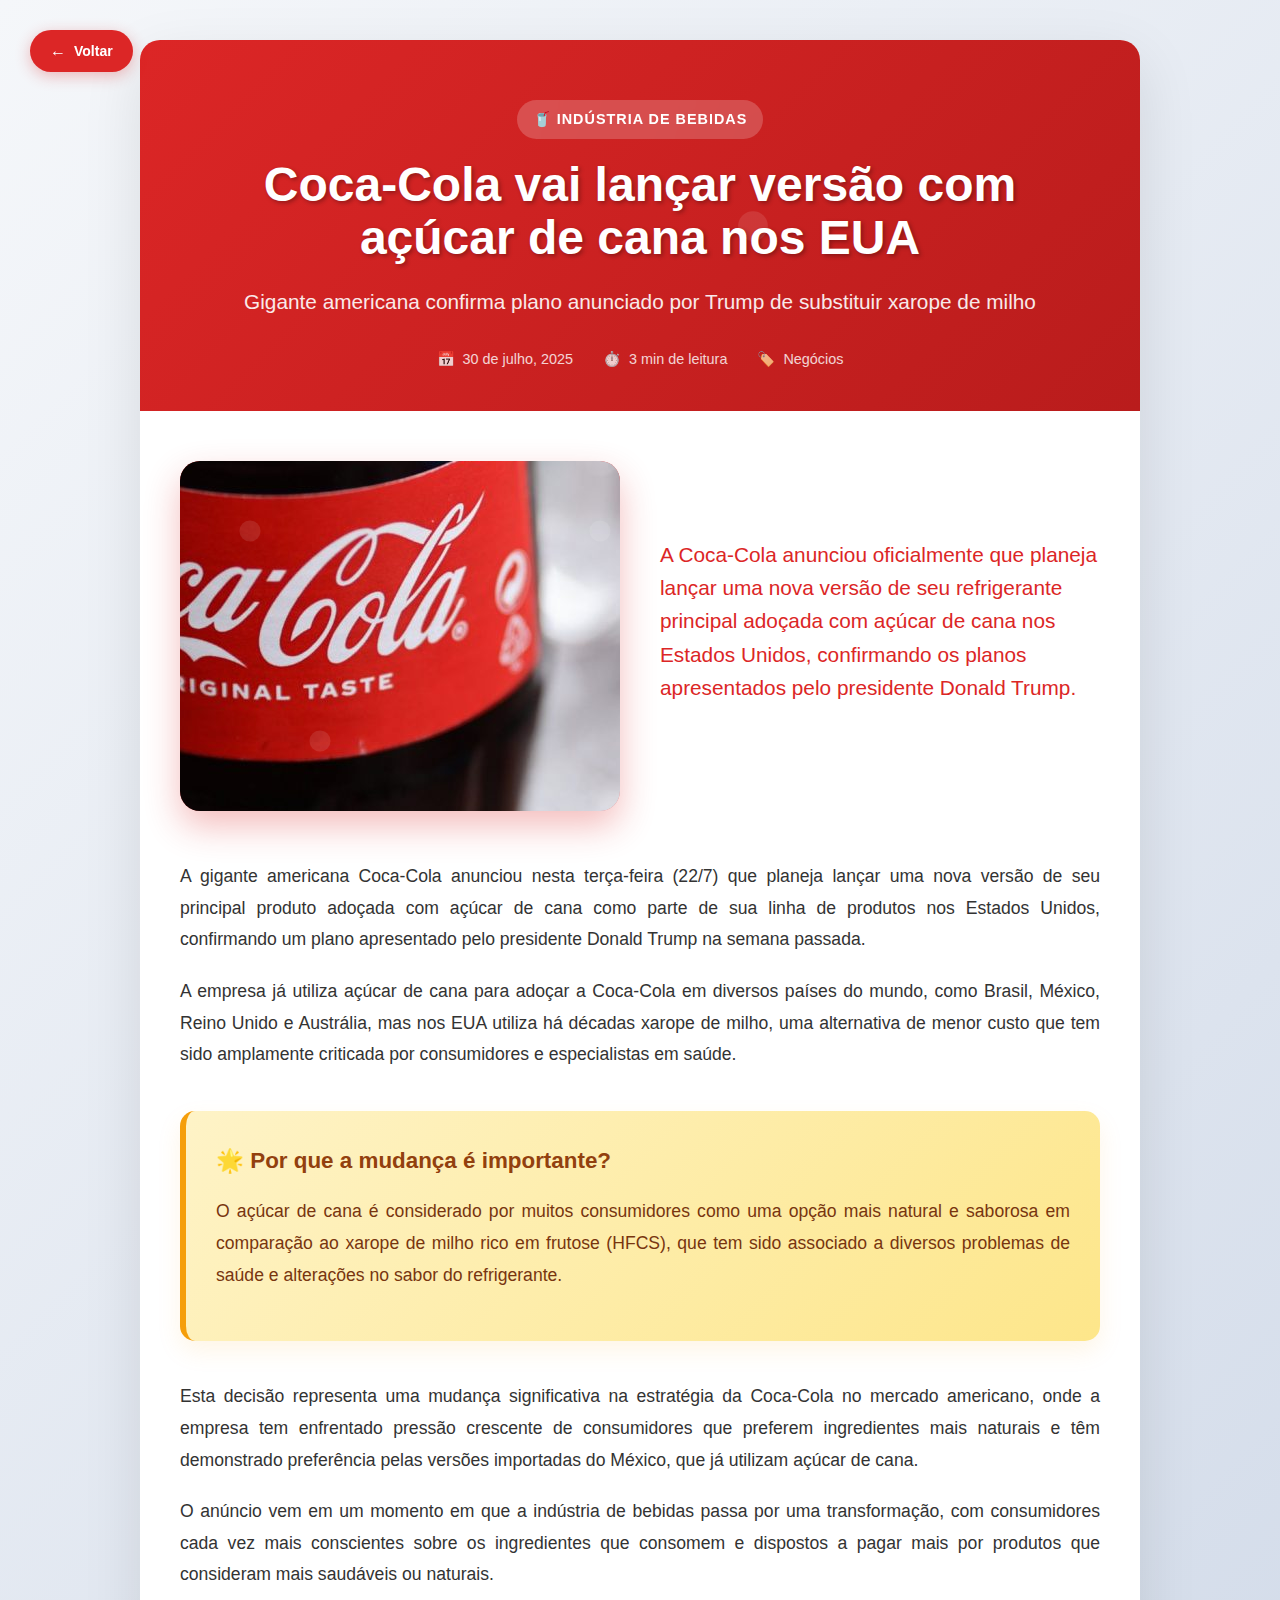
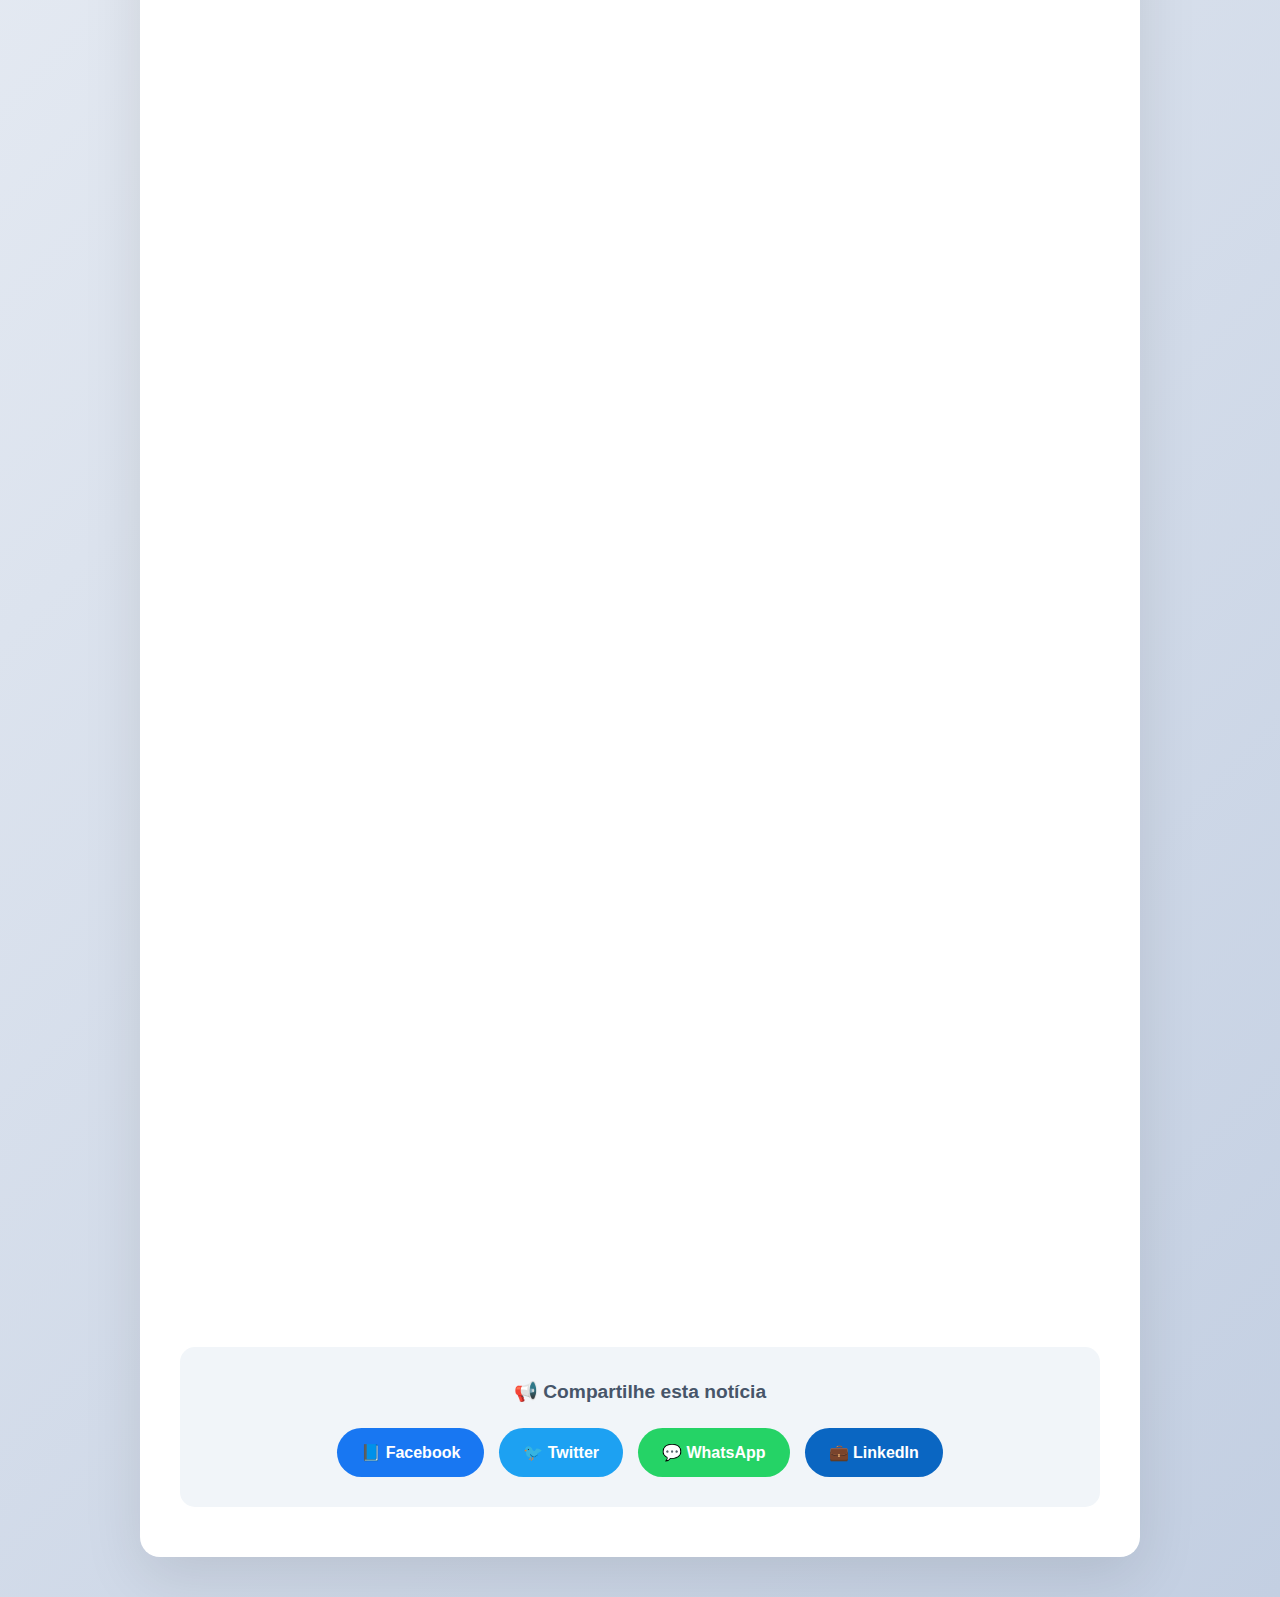
<file: Html/cocacola.html>
<!DOCTYPE html>
<html lang="pt-BR">
<head>
    <meta charset="UTF-8">
    <meta name="viewport" content="width=device-width, initial-scale=1.0">
    <title>Coca-Cola vai lançar bebida com açúcar de cana nos EUA</title>
    <style>
        * {
            margin: 0;
            padding: 0;
            box-sizing: border-box;
        }

        body {
            font-family: 'Segoe UI', Tahoma, Geneva, Verdana, sans-serif;
            line-height: 1.6;
            color: #333;
            background: linear-gradient(135deg, #f5f7fa 0%, #c3cfe2 100%);
            min-height: 100vh;
        }

        .container {
            max-width: 1000px;
            margin: 0 auto;
            background: white;
            box-shadow: 0 20px 60px rgba(0,0,0,0.1);
            border-radius: 20px;
            overflow: hidden;
            margin-top: 40px;
            margin-bottom: 40px;
        }

        .header {
            background: linear-gradient(135deg, #dc2626 0%, #b91c1c 100%);
            color: white;
            padding: 60px 40px 40px;
            text-align: center;
            position: relative;
            overflow: hidden;
        }

        .header::before {
            content: '';
            position: absolute;
            top: -50%;
            left: -50%;
            width: 200%;
            height: 200%;
            background: url('data:image/svg+xml,<svg xmlns="http://www.w3.org/2000/svg" viewBox="0 0 100 100"><circle cx="50" cy="50" r="2" fill="rgba(255,255,255,0.1)"/></svg>') repeat;
            animation: float 20s infinite linear;
        }

        @keyframes float {
            0% { transform: translateX(0) translateY(0); }
            100% { transform: translateX(-100px) translateY(-100px); }
        }

        .category {
            background: rgba(255,255,255,0.2);
            padding: 8px 16px;
            border-radius: 20px;
            font-size: 0.9rem;
            font-weight: 600;
            text-transform: uppercase;
            letter-spacing: 1px;
            display: inline-block;
            margin-bottom: 20px;
            backdrop-filter: blur(10px);
        }

        .main-title {
            font-size: 3rem;
            font-weight: 800;
            margin-bottom: 20px;
            line-height: 1.1;
            text-shadow: 2px 2px 4px rgba(0,0,0,0.3);
            position: relative;
            z-index: 1;
        }

        .subtitle {
            font-size: 1.3rem;
            font-weight: 300;
            opacity: 0.9;
            margin-bottom: 30px;
            position: relative;
            z-index: 1;
        }

        .meta-info {
            display: flex;
            justify-content: center;
            gap: 30px;
            font-size: 0.9rem;
            opacity: 0.8;
            position: relative;
            z-index: 1;
        }

        .meta-item {
            display: flex;
            align-items: center;
            gap: 8px;
        }

        .content {
            padding: 50px 40px;
        }

        .hero-section {
            display: grid;
            grid-template-columns: 1fr 1fr;
            gap: 40px;
            margin-bottom: 50px;
            align-items: center;
        }

        .hero-image {
            width: 100%;
            height: 350px;
            background: linear-gradient(135deg, #dc2626, #f87171);
            border-radius: 20px;
            display: flex;
            align-items: center;
            justify-content: center;
            color: white;
            font-size: 4rem;
            box-shadow: 0 15px 35px rgba(220, 38, 38, 0.3);
            position: relative;
            overflow: hidden;
        }

        .hero-image::before {
            content: '';
            position: absolute;
            top: 0;
            left: 0;
            right: 0;
            bottom: 0;
            background: url('data:image/svg+xml,<svg xmlns="http://www.w3.org/2000/svg" viewBox="0 0 100 100"><circle cx="20" cy="20" r="3" fill="rgba(255,255,255,0.1)"/><circle cx="80" cy="40" r="2" fill="rgba(255,255,255,0.1)"/><circle cx="40" cy="80" r="3" fill="rgba(255,255,255,0.1)"/></svg>');
            animation: bubble 15s infinite ease-in-out;
        }

        @keyframes bubble {
            0%, 100% { transform: translateY(0); }
            50% { transform: translateY(-20px); }
        }

        .lead-text {
            font-size: 1.3rem;
            font-weight: 500;
            color: #dc2626;
            line-height: 1.6;
            margin-bottom: 30px;
        }

        .article-content {
            font-size: 1.1rem;
            line-height: 1.8;
            margin-bottom: 40px;
        }

        .article-content p {
            margin-bottom: 20px;
            text-align: justify;
        }

        .highlight-box {
            background: linear-gradient(135deg, #fef3c7, #fde68a);
            border-left: 6px solid #f59e0b;
            padding: 30px;
            border-radius: 15px;
            margin: 40px 0;
            box-shadow: 0 10px 25px rgba(245, 158, 11, 0.1);
        }

        .highlight-box h3 {
            color: #92400e;
            font-size: 1.4rem;
            margin-bottom: 15px;
            font-weight: 700;
        }

        .highlight-box p {
            color: #78350f;
            font-weight: 500;
        }

        .comparison-section {
            background: #f8fafc;
            border-radius: 20px;
            padding: 40px;
            margin: 50px 0;
        }

        .comparison-title {
            text-align: center;
            font-size: 2rem;
            color: #1e293b;
            margin-bottom: 40px;
            font-weight: 700;
        }

        .comparison-grid {
            display: grid;
            grid-template-columns: 1fr 1fr;
            gap: 30px;
        }

        .comparison-item {
            background: white;
            padding: 30px;
            border-radius: 15px;
            text-align: center;
            box-shadow: 0 10px 25px rgba(0,0,0,0.05);
            transition: transform 0.3s ease, box-shadow 0.3s ease;
        }

        .comparison-item:hover {
            transform: translateY(-5px);
            box-shadow: 0 20px 40px rgba(0,0,0,0.1);
        }

        .comparison-icon {
            font-size: 3rem;
            margin-bottom: 20px;
        }

        .usa-item {
            border-top: 4px solid #3b82f6;
        }

        .brasil-item {
            border-top: 4px solid #10b981;
        }

        .comparison-item h4 {
            font-size: 1.3rem;
            margin-bottom: 15px;
            font-weight: 600;
        }

        .impact-section {
            background: linear-gradient(135deg, #1e293b, #334155);
            color: white;
            padding: 50px 40px;
            border-radius: 20px;
            margin: 50px 0;
            position: relative;
            overflow: hidden;
        }

        .impact-section::before {
            content: '';
            position: absolute;
            top: 0;
            right: 0;
            width: 200px;
            height: 200px;
            background: radial-gradient(circle, rgba(255,255,255,0.1) 0%, transparent 70%);
            border-radius: 50%;
            transform: translate(50%, -50%);
        }

        .impact-title {
            font-size: 2rem;
            margin-bottom: 30px;
            font-weight: 700;
            position: relative;
            z-index: 1;
        }

        .impact-list {
            list-style: none;
            position: relative;
            z-index: 1;
        }

        .impact-list li {
            margin-bottom: 15px;
            padding-left: 30px;
            position: relative;
            font-size: 1.1rem;
        }

        .impact-list li::before {
            content: '✓';
            position: absolute;
            left: 0;
            color: #10b981;
            font-weight: bold;
            font-size: 1.2rem;
        }

        .quote-section {
            background: linear-gradient(135deg, #dc2626, #b91c1c);
            color: white;
            padding: 40px;
            border-radius: 20px;
            margin: 50px 0;
            text-align: center;
            position: relative;
        }

        .quote-text {
            font-size: 1.4rem;
            font-style: italic;
            margin-bottom: 20px;
            line-height: 1.6;
        }

        .quote-author {
            font-weight: 600;
            opacity: 0.9;
        }

        .share-section {
            background: #f1f5f9;
            padding: 30px;
            border-radius: 15px;
            text-align: center;
            margin-top: 50px;
        }

        .share-title {
            font-size: 1.2rem;
            margin-bottom: 20px;
            color: #475569;
        }

        .share-buttons {
            display: flex;
            justify-content: center;
            gap: 15px;
            flex-wrap: wrap;
        }

        .share-btn {
            padding: 12px 24px;
            border: none;
            border-radius: 50px;
            cursor: pointer;
            font-weight: 600;
            text-decoration: none;
            display: inline-flex;
            align-items: center;
            gap: 8px;
            transition: all 0.3s ease;
            color: white;
        }

        .share-btn.facebook { background: #1877f2; }
        .share-btn.twitter { background: #1da1f2; }
        .share-btn.whatsapp { background: #25d366; }
        .share-btn.linkedin { background: #0a66c2; }

        .share-btn:hover {
            transform: translateY(-2px);
            box-shadow: 0 5px 15px rgba(0,0,0,0.2);
        }

        .back-button {
            position: fixed;
            top: 30px;
            left: 30px;
            background: #dc2626;
            color: white;
            border: none;
            padding: 12px 20px;
            border-radius: 50px;
            cursor: pointer;
            font-size: 14px;
            font-weight: 600;
            box-shadow: 0 4px 15px rgba(220, 38, 38, 0.3);
            transition: all 0.3s ease;
            z-index: 1000;
        }

        .back-button:hover {
            background: #b91c1c;
            transform: translateY(-2px);
            box-shadow: 0 6px 20px rgba(220, 38, 38, 0.4);
        }

        .back-button::before {
            content: '←';
            margin-right: 8px;
            font-size: 16px;
        }

        @media (max-width: 768px) {
            .container {
                margin: 20px;
                border-radius: 15px;
            }

            .header {
                padding: 40px 20px 30px;
            }

            .main-title {
                font-size: 2rem;
            }

            .content {
                padding: 30px 20px;
            }

            .hero-section {
                grid-template-columns: 1fr;
                gap: 30px;
            }

            .hero-image {
                height: 250px;
                font-size: 3rem;
            }

            .comparison-grid {
                grid-template-columns: 1fr;
                gap: 20px;
            }

            .meta-info {
                flex-direction: column;
                gap: 10px;
            }

            .share-buttons {
                flex-direction: column;
                align-items: center;
            }

            .back-button {
                top: 20px;
                left: 20px;
                padding: 10px 16px;
                font-size: 12px;
            }
        }

        .fade-in {
            animation: fadeInUp 0.8s ease-out;
        }

        @keyframes fadeInUp {
            from {
                opacity: 0;
                transform: translateY(30px);
            }
            to {
                opacity: 1;
                transform: translateY(0);
            }
        }
    </style>
</head>
<body>
    <button class="back-button" onclick="goBack()">Voltar</button>
    
    <div class="container fade-in">
        <header class="header">
            <div class="category">🥤 Indústria de Bebidas</div>
            <h1 class="main-title">Coca-Cola vai lançar versão com açúcar de cana nos EUA</h1>
            <p class="subtitle">Gigante americana confirma plano anunciado por Trump de substituir xarope de milho</p>
            <div class="meta-info">
                <div class="meta-item">
                    <span>📅</span>
                    <span>30 de julho, 2025</span>
                </div>
                <div class="meta-item">
                    <span>⏱️</span>
                    <span>3 min de leitura</span>
                </div>
                <div class="meta-item">
                    <span>🏷️</span>
                    <span>Negócios</span>
                </div>
            </div>
        </header>

        <main class="content">
            <section class="hero-section">
                <div class="hero-image">
                   <img src="../img/Agro_CocaColajpg.jpg" alt="coca-cola" >
                </div>
                <div>
                    <p class="lead-text">
                        A Coca-Cola anunciou oficialmente que planeja lançar uma nova versão de seu refrigerante principal adoçada com açúcar de cana nos Estados Unidos, confirmando os planos apresentados pelo presidente Donald Trump.
                    </p>
                </div>
            </section>

            <article class="article-content">
                <p>
                    A gigante americana Coca-Cola anunciou nesta terça-feira (22/7) que planeja lançar uma nova versão de seu principal produto adoçada com açúcar de cana como parte de sua linha de produtos nos Estados Unidos, confirmando um plano apresentado pelo presidente Donald Trump na semana passada.
                </p>

                <p>
                    A empresa já utiliza açúcar de cana para adoçar a Coca-Cola em diversos países do mundo, como Brasil, México, Reino Unido e Austrália, mas nos EUA utiliza há décadas xarope de milho, uma alternativa de menor custo que tem sido amplamente criticada por consumidores e especialistas em saúde.
                </p>

                <div class="highlight-box">
                    <h3>🌟 Por que a mudança é importante?</h3>
                    <p>
                        O açúcar de cana é considerado por muitos consumidores como uma opção mais natural e saborosa em comparação ao xarope de milho rico em frutose (HFCS), que tem sido associado a diversos problemas de saúde e alterações no sabor do refrigerante.
                    </p>
                </div>

                <p>
                    Esta decisão representa uma mudança significativa na estratégia da Coca-Cola no mercado americano, onde a empresa tem enfrentado pressão crescente de consumidores que preferem ingredientes mais naturais e têm demonstrado preferência pelas versões importadas do México, que já utilizam açúcar de cana.
                </p>

                <p>
                    O anúncio vem em um momento em que a indústria de bebidas passa por uma transformação, com consumidores cada vez mais conscientes sobre os ingredientes que consomem e dispostos a pagar mais por produtos que consideram mais saudáveis ou naturais.
                </p>
            </article>

            <section class="comparison-section">
                <h2 class="comparison-title">🌍 Coca-Cola pelo Mundo</h2>
                <div class="comparison-grid">
                    <div class="comparison-item usa-item">
                        <div class="comparison-icon">🇺🇸</div>
                        <h4>Estados Unidos (Atual)</h4>
                        <p><strong>Adoçante:</strong> Xarope de milho rico em frutose</p>
                        <p><strong>Motivo:</strong> Menor custo de produção</p>
                        <p><strong>Recepção:</strong> Crescente resistência dos consumidores</p>
                    </div>
                    <div class="comparison-item brasil-item">
                        <div class="comparison-icon">🇧🇷</div>
                        <h4>Brasil e outros países</h4>
                        <p><strong>Adoçante:</strong> Açúcar de cana</p>
                        <p><strong>Motivo:</strong> Disponibilidade local e preferência</p>
                        <p><strong>Recepção:</strong> Amplamente aceito pelos consumidores</p>
                    </div>
                </div>
            </section>

            <section class="impact-section">
                <h2 class="impact-title">📈 Impactos Esperados</h2>
                <ul class="impact-list">
                    <li>Aumento da satisfação do consumidor americano</li>
                    <li>Possível elevação nos custos de produção</li>
                    <li>Maior competitividade com versões importadas</li>
                    <li>Fortalecimento da imagem de marca "mais natural"</li>
                    <li>Potencial aumento nas vendas no mercado premium</li>
                    <li>Pressão sobre outros fabricantes para mudanças similares</li>
                </ul>
            </section>

            <div class="quote-section">
                <p class="quote-text">
                    "Esta mudança representa nosso compromisso contínuo em oferecer aos consumidores americanos o que eles realmente desejam: uma Coca-Cola com o sabor autêntico que conhecem e amam em todo o mundo."
                </p>
                <p class="quote-author">- Porta-voz da Coca-Cola Company</p>
            </div>

            <section class="share-section">
                <h3 class="share-title">📢 Compartilhe esta notícia</h3>
                <div class="share-buttons">
                    <a href="#" class="share-btn facebook" onclick="shareNews('facebook')">
                        📘 Facebook
                    </a>
                    <a href="#" class="share-btn twitter" onclick="shareNews('twitter')">
                        🐦 Twitter
                    </a>
                    <a href="#" class="share-btn whatsapp" onclick="shareNews('whatsapp')">
                        💬 WhatsApp
                    </a>
                    <a href="#" class="share-btn linkedin" onclick="shareNews('linkedin')">
                        💼 LinkedIn
                    </a>
                </div>
            </section>
        </main>
    </div>

    <script>
        function goBack() {
            if (window.history.length > 1) {
                window.history.back();
            } else {
                window.location.href = '/';
            }
        }

        function shareNews(platform) {
            const title = "Coca-Cola vai lançar versão com açúcar de cana nos EUA";
            const url = window.location.href;
            const text = "A Coca-Cola anunciou que vai lançar uma versão com açúcar de cana nos EUA, substituindo o xarope de milho.";

            switch(platform) {
                case 'facebook':
                    window.open(`https://www.facebook.com/sharer/sharer.php?u=${encodeURIComponent(url)}`, '_blank');
                    break;
                case 'twitter':
                    window.open(`https://twitter.com/intent/tweet?text=${encodeURIComponent(text)}&url=${encodeURIComponent(url)}`, '_blank');
                    break;
                case 'whatsapp':
                    window.open(`https://api.whatsapp.com/send?text=${encodeURIComponent(text + ' ' + url)}`, '_blank');
                    break;
                case 'linkedin':
                    window.open(`https://www.linkedin.com/sharing/share-offsite/?url=${encodeURIComponent(url)}`, '_blank');
                    break;
            }
        }

    
        const observerOptions = {
            threshold: 0.1,
            rootMargin: '0px 0px -50px 0px'
        };

        const observer = new IntersectionObserver((entries) => {
            entries.forEach(entry => {
                if (entry.isIntersecting) {
                    entry.target.style.opacity = '1';
                    entry.target.style.transform = 'translateY(0)';
                }
            });
        }, observerOptions);

        document.addEventListener('DOMContentLoaded', function() {
            const elements = document.querySelectorAll('.comparison-section, .impact-section, .quote-section');
            
            elements.forEach(el => {
                el.style.opacity = '0';
                el.style.transform = 'translateY(30px)';
                el.style.transition = 'all 0.6s ease';
                observer.observe(el);
            });
        });

        document.querySelectorAll('.share-btn').forEach(btn => {
            btn.addEventListener('click', function(e) {
                e.preventDefault();
                
                
                this.style.transform = 'scale(0.95)';
                setTimeout(() => {
                    this.style.transform = '';
                }, 150);
                
                
                const platform = this.classList[1]; 
                shareNews(platform);
            });
        });
    </script>
</body>
</html>
</file>
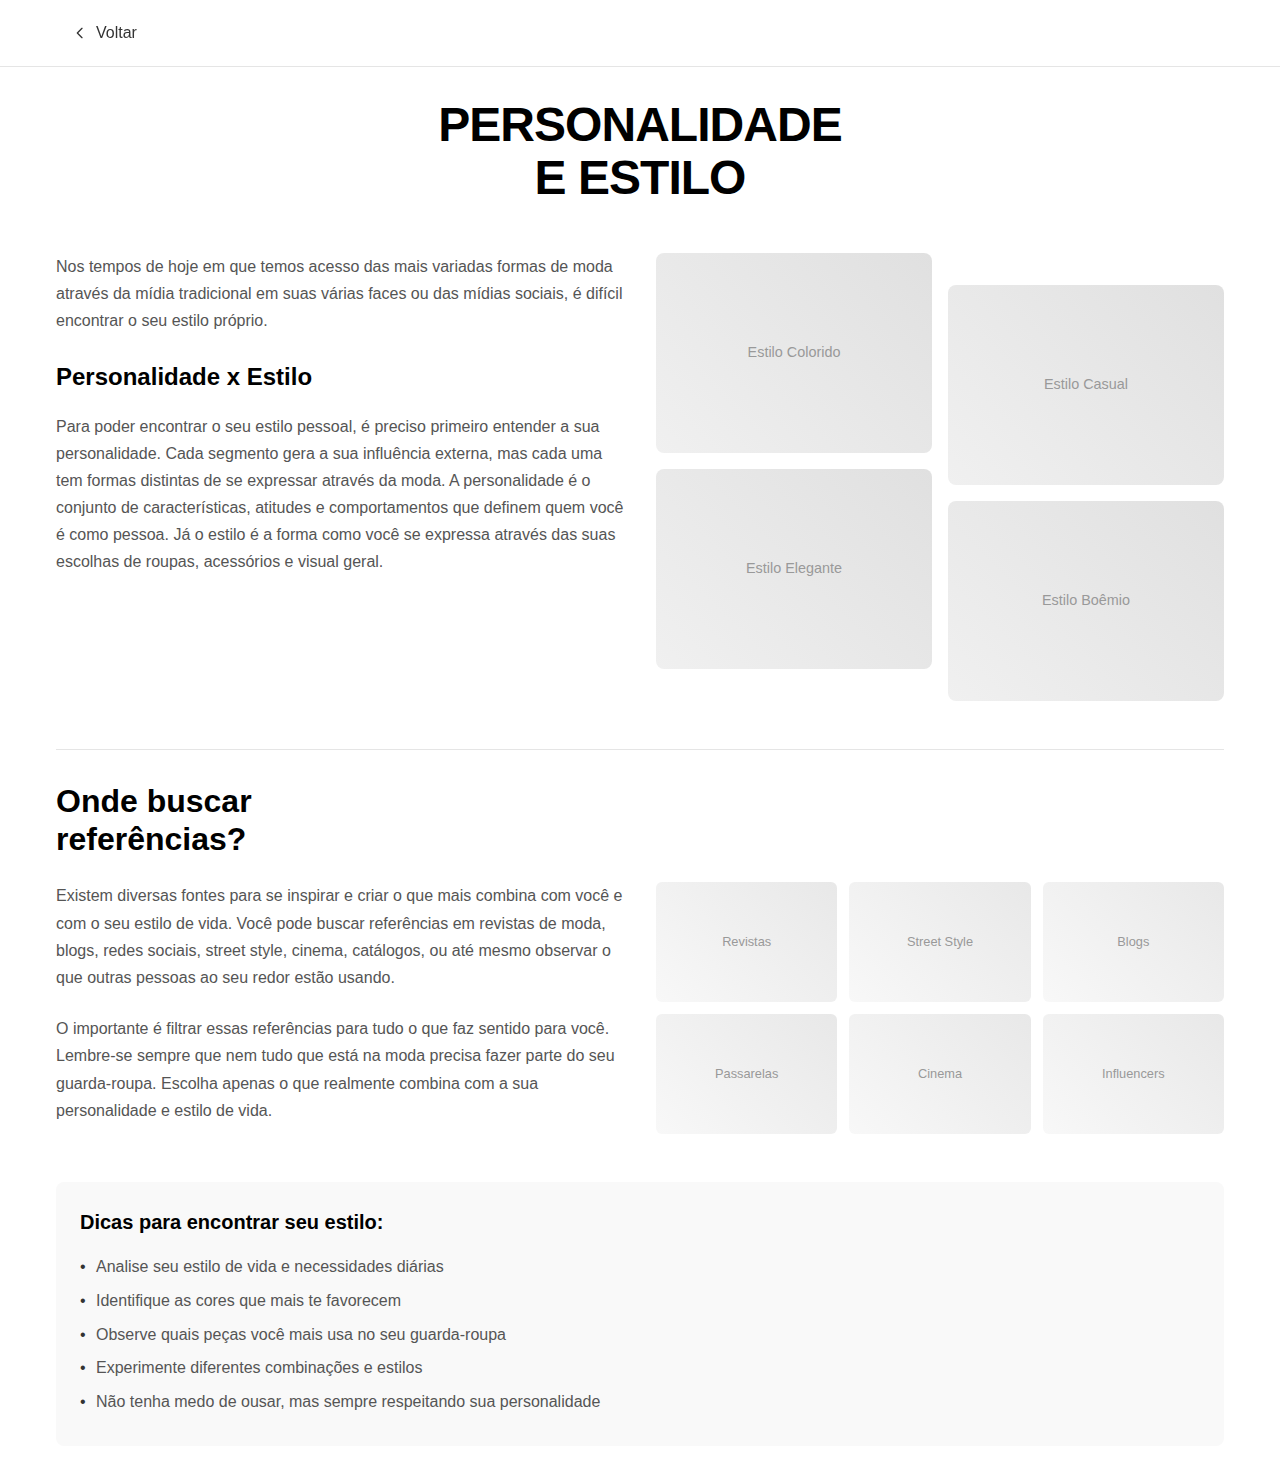
<file: Html/Estilo.html>
<!DOCTYPE html>
<html lang="pt-BR">
<head>
    <meta charset="UTF-8">
    <meta name="viewport" content="width=device-width, initial-scale=1.0">
    <title>Personalidade e Estilo</title>
    <style>
        * {
            margin: 0;
            padding: 0;
            box-sizing: border-box;
        }

        body {
            font-family: 'Arial', sans-serif;
            line-height: 1.6;
            color: #333;
            background-color: #fff;
        }

        .header {
            position: sticky;
            top: 0;
            background: rgba(255, 255, 255, 0.95);
            backdrop-filter: blur(10px);
            border-bottom: 1px solid #e5e5e5;
            z-index: 10;
            padding: 1rem 0;
        }

        .container {
            max-width: 1200px;
            margin: 0 auto;
            padding: 0 1rem;
        }

        .back-button {
            display: inline-flex;
            align-items: center;
            gap: 0.5rem;
            padding: 0.5rem 1rem;
            background: transparent;
            border: none;
            border-radius: 6px;
            cursor: pointer;
            font-size: 1rem;
            color: #333;
            transition: background-color 0.2s;
        }

        .back-button:hover {
            background-color: #f5f5f5;
        }

        .back-arrow {
            width: 16px;
            height: 16px;
        }

        .main-content {
            padding: 2rem 0;
        }

        .title-section {
            text-align: center;
            margin-bottom: 3rem;
        }

        .main-title {
            font-size: 3rem;
            font-weight: bold;
            color: #000;
            letter-spacing: -0.02em;
            line-height: 1.1;
        }

        .content-grid {
            display: grid;
            grid-template-columns: 1fr 1fr;
            gap: 2rem;
            margin-bottom: 3rem;
        }

        .text-content {
            display: flex;
            flex-direction: column;
            gap: 1.5rem;
        }

        .section-title {
            font-size: 1.5rem;
            font-weight: bold;
            color: #000;
            margin-bottom: 1rem;
        }

        .text-paragraph {
            color: #555;
            line-height: 1.7;
        }

        .images-grid {
            display: grid;
            grid-template-columns: 1fr 1fr;
            gap: 1rem;
        }

        .image-column {
            display: flex;
            flex-direction: column;
            gap: 1rem;
        }

        .image-column:nth-child(2) {
            margin-top: 2rem;
        }

        .style-image {
            width: 100%;
            height: 200px;
            object-fit: cover;
            border-radius: 8px;
            background: linear-gradient(45deg, #f0f0f0, #e0e0e0);
            display: flex;
            align-items: center;
            justify-content: center;
            color: #999;
            font-size: 0.9rem;
        }

        .references-section {
            border-top: 1px solid #e5e5e5;
            padding-top: 2rem;
        }

        .references-title {
            font-size: 2rem;
            font-weight: bold;
            color: #000;
            margin-bottom: 1.5rem;
            line-height: 1.2;
        }

        .references-grid {
            display: grid;
            grid-template-columns: 1fr 1fr;
            gap: 2rem;
        }

        .reference-images {
            display: grid;
            grid-template-columns: repeat(3, 1fr);
            gap: 0.75rem;
        }

        .reference-image {
            width: 100%;
            height: 120px;
            object-fit: cover;
            border-radius: 6px;
            background: linear-gradient(45deg, #f8f8f8, #e8e8e8);
            display: flex;
            align-items: center;
            justify-content: center;
            color: #999;
            font-size: 0.8rem;
            text-align: center;
        }

        .tips-section {
            margin-top: 3rem;
            background-color: #f9f9f9;
            border-radius: 8px;
            padding: 1.5rem;
        }

        .tips-title {
            font-size: 1.25rem;
            font-weight: bold;
            color: #000;
            margin-bottom: 1rem;
        }

        .tips-list {
            list-style: none;
            color: #555;
        }

        .tips-list li {
            margin-bottom: 0.5rem;
            padding-left: 1rem;
            position: relative;
        }

        .tips-list li::before {
            content: "•";
            position: absolute;
            left: 0;
            color: #333;
        }

        @media (max-width: 768px) {
            .main-title {
                font-size: 2rem;
            }

            .content-grid,
            .references-grid {
                grid-template-columns: 1fr;
                gap: 1.5rem;
            }

            .images-grid {
                grid-template-columns: repeat(2, 1fr);
            }

            .image-column:nth-child(2) {
                margin-top: 0;
            }

            .reference-images {
                grid-template-columns: repeat(2, 1fr);
            }

            .container {
                padding: 0 0.75rem;
            }
        }
    </style>
</head>
<body>
    <!-- Header with Back Button -->
    <div class="header">
        <div class="container">
            <button class="back-button" onclick="window.history.back()">
                <svg class="back-arrow" fill="none" stroke="currentColor" viewBox="0 0 24 24">
                    <path stroke-linecap="round" stroke-linejoin="round" stroke-width="2" d="M15 19l-7-7 7-7"></path>
                </svg>
                Voltar
            </button>
        </div>
    </div>

    <!-- Main Content -->
    <div class="container">
        <div class="main-content">
            <!-- Title Section -->
            <div class="title-section">
                <h1 class="main-title">
                    PERSONALIDADE<br>E ESTILO
                </h1>
            </div>

            <!-- Content Grid -->
            <div class="content-grid">
                <!-- Left Column - Text Content -->
                <div class="text-content">
                    <div>
                        <p class="text-paragraph">
                            Nos tempos de hoje em que temos acesso das mais variadas formas de moda através da mídia tradicional em
                            suas várias faces ou das mídias sociais, é difícil encontrar o seu estilo próprio.
                        </p>
                    </div>

                    <div>
                        <h2 class="section-title">Personalidade x Estilo</h2>
                        <p class="text-paragraph">
                            Para poder encontrar o seu estilo pessoal, é preciso primeiro entender a sua personalidade. Cada
                            segmento gera a sua influência externa, mas cada uma tem formas distintas de se expressar através da
                            moda. A personalidade é o conjunto de características, atitudes e comportamentos que definem quem você é
                            como pessoa. Já o estilo é a forma como você se expressa através das suas escolhas de roupas, acessórios
                            e visual geral.
                        </p>
                    </div>
                </div>

                <!-- Right Column - Fashion Images -->
                <div class="images-grid">
                    <div class="image-column">
                        <div class="style-image">Estilo Colorido</div>
                        <div class="style-image">Estilo Elegante</div>
                    </div>
                    <div class="image-column">
                        <div class="style-image">Estilo Casual</div>
                        <div class="style-image">Estilo Boêmio</div>
                    </div>
                </div>
            </div>

            <!-- References Section -->
            <div class="references-section">
                <h2 class="references-title">
                    Onde buscar<br>
                    referências?
                </h2>

                <div class="references-grid">
                    <div>
                        <p class="text-paragraph" style="margin-bottom: 1.5rem;">
                            Existem diversas fontes para se inspirar e criar o que mais combina com você e com o seu estilo de vida.
                            Você pode buscar referências em revistas de moda, blogs, redes sociais, street style, cinema, catálogos,
                            ou até mesmo observar o que outras pessoas ao seu redor estão usando.
                        </p>

                        <p class="text-paragraph">
                            O importante é filtrar essas referências para tudo o que faz sentido para você. Lembre-se sempre que nem
                            tudo que está na moda precisa fazer parte do seu guarda-roupa. Escolha apenas o que realmente combina
                            com a sua personalidade e estilo de vida.
                        </p>
                    </div>

                    <!-- Reference Images Grid -->
                    <div class="reference-images">
                        <div class="reference-image">Revistas</div>
                        <div class="reference-image">Street Style</div>
                        <div class="reference-image">Blogs</div>
                        <div class="reference-image">Passarelas</div>
                        <div class="reference-image">Cinema</div>
                        <div class="reference-image">Influencers</div>
                    </div>
                </div>
            </div>

            <!-- Tips Section -->
            <div class="tips-section">
                <h3 class="tips-title">Dicas para encontrar seu estilo:</h3>
                <ul class="tips-list">
                    <li>Analise seu estilo de vida e necessidades diárias</li>
                    <li>Identifique as cores que mais te favorecem</li>
                    <li>Observe quais peças você mais usa no seu guarda-roupa</li>
                    <li>Experimente diferentes combinações e estilos</li>
                    <li>Não tenha medo de ousar, mas sempre respeitando sua personalidade</li>
                </ul>
            </div>
        </div>
    </div>
</body>
</html>
</file>
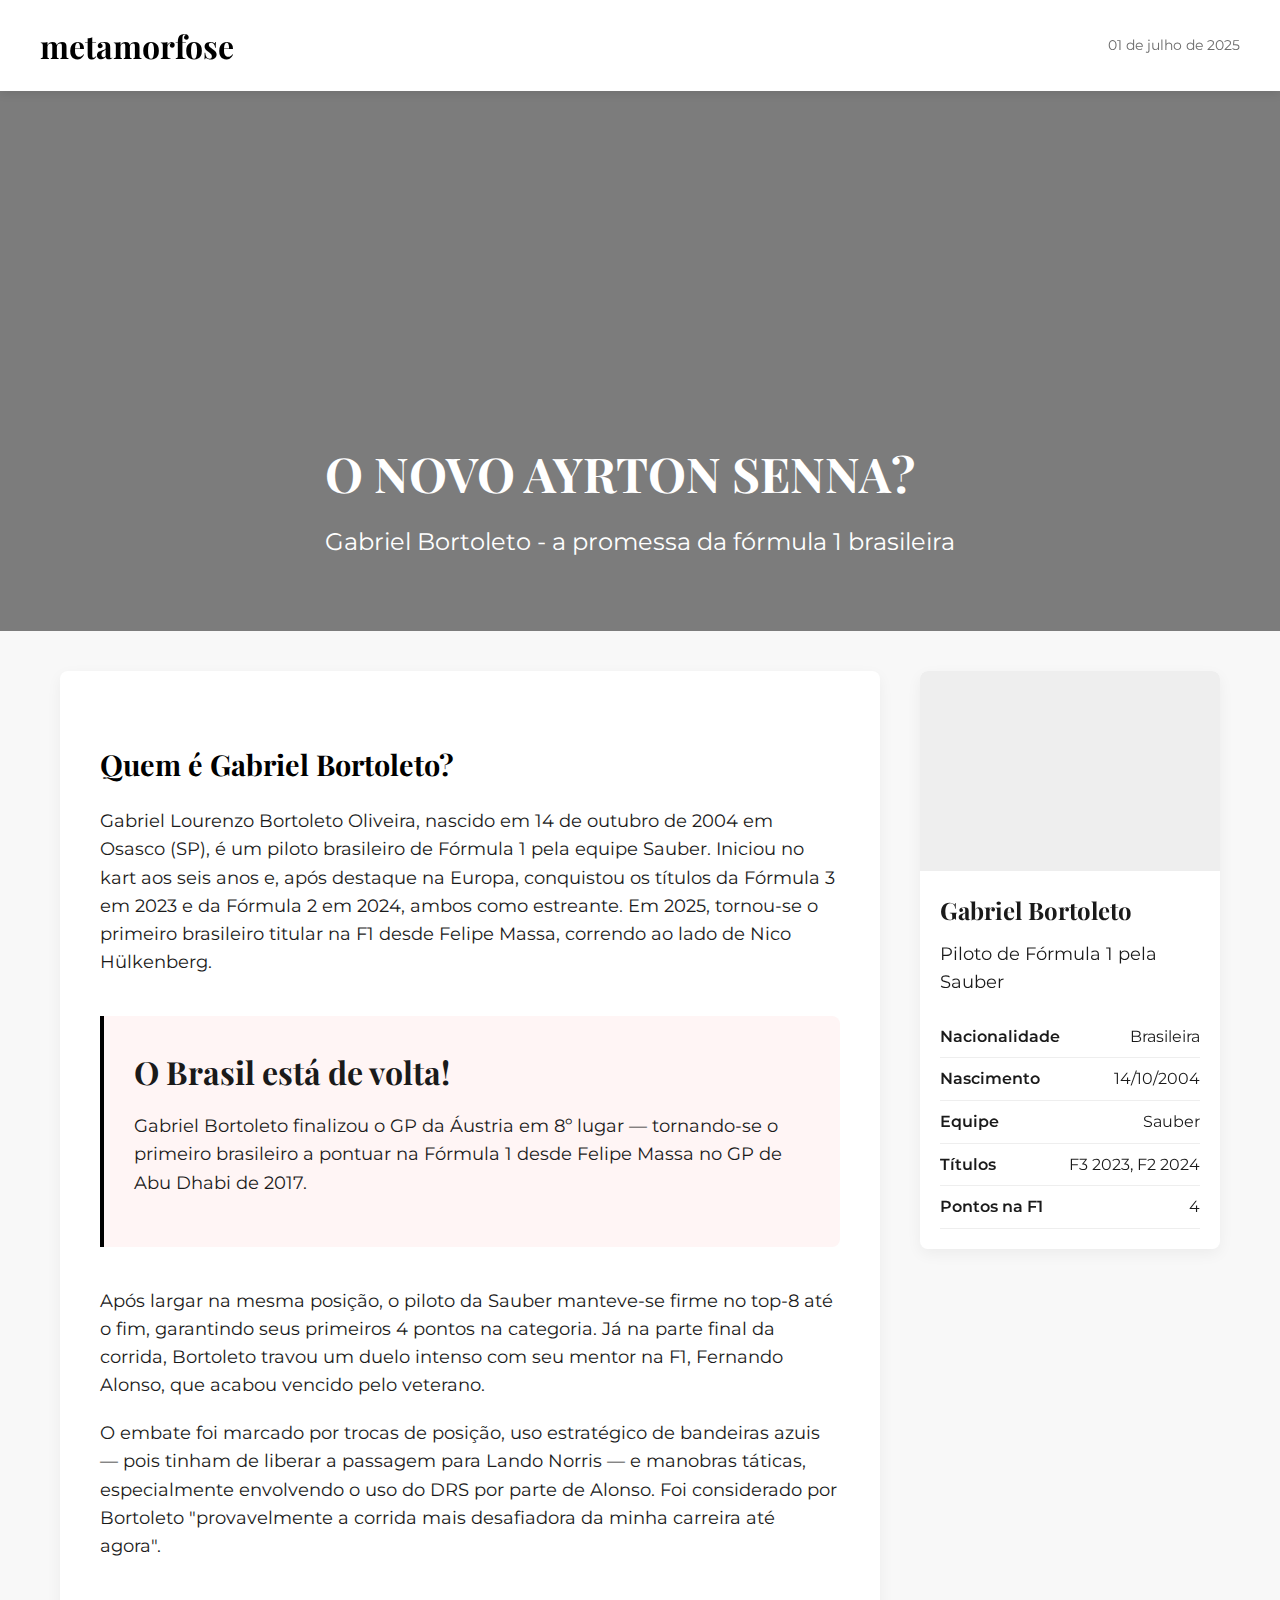
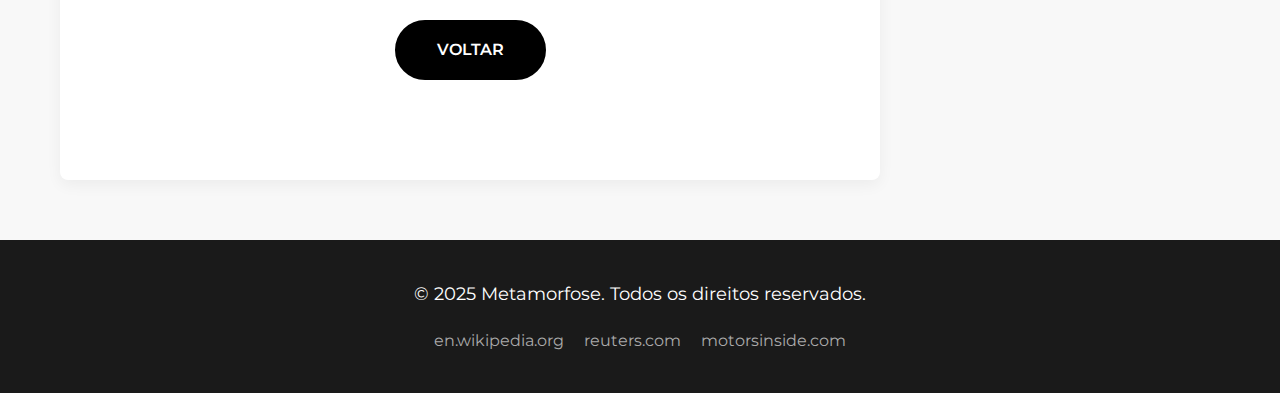
<file: Html/f1.html>
<!DOCTYPE html>
<html lang="pt-br">
<head>
    <meta charset="UTF-8">
    <meta name="viewport" content="width=device-width, initial-scale=1.0">
    <title>Metamorfose | Gabriel Bortoleto - A Nova Esperança da F1 Brasileira</title>
    <link rel="preconnect" href="https://fonts.googleapis.com">
    <link rel="preconnect" href="https://fonts.gstatic.com" crossorigin>
    <link href="https://fonts.googleapis.com/css2?family=Montserrat:wght@400;600;700&family=Playfair+Display:wght@700&display=swap" rel="stylesheet">
    <style>
        :root {
            --primary: #000000;
            --dark: #1A1A1A;
            --light: #F8F8F8;
            --gray: #6D6D6D;
            --transition: all 0.3s ease;
        }
        
        * {
            margin: 0;
            padding: 0;
            box-sizing: border-box;
        }
        
        body {
            font-family: 'Montserrat', sans-serif;
            color: var(--dark);
            background-color: var(--light);
            line-height: 1.6;
        }
        
        .container {
            max-width: 1200px;
            margin: 0 auto;
            padding: 0 20px;
        }
        
        /* Header */
        header {
            background-color: white;
            box-shadow: 0 2px 10px rgba(0,0,0,0.1);
            position: sticky;
            top: 0;
            z-index: 100;
        }
        
        .header-container {
            display: flex;
            justify-content: space-between;
            align-items: center;
            padding: 20px 0;
        }
        
        .logo {
            font-family: 'Playfair Display', serif;
            font-size: 2rem;
            font-weight: 700;
            color: var(--primary);
            text-decoration: none;
        }
        
        .date {
            color: var(--gray);
            font-size: 0.9rem;
        }
        
        /* Hero Section */
        .hero {
            background: linear-gradient(rgba(0,0,0,0.5), rgba(0,0,0,0.5)), url('https://example.com/f1-hero.jpg');
            background-size: cover;
            background-position: center;
            height: 60vh;
            display: flex;
            align-items: flex-end;
            color: white;
            margin-bottom: 40px;
        }
        
        .hero-content {
            padding: 40px;
            max-width: 800px;
        }
        
        .hero h1 {
            font-family: 'Playfair Display', serif;
            font-size: 3rem;
            margin-bottom: 20px;
            line-height: 1.2;
        }
        
        .hero h2 {
            font-size: 1.5rem;
            font-weight: 400;
            margin-bottom: 30px;
        }
        
        /* Content */
        .article-content {
            display: grid;
            grid-template-columns: 1fr 300px;
            gap: 40px;
            margin-bottom: 60px;
        }
        
        .main-content {
            background: white;
            padding: 40px;
            border-radius: 8px;
            box-shadow: 0 5px 15px rgba(0,0,0,0.05);
        }
        
        h3 {
            font-family: 'Playfair Display', serif;
            font-size: 1.8rem;
            margin: 30px 0 20px;
            color: var(--primary);
        }
        
        p {
            margin-bottom: 20px;
            font-size: 1.1rem;
        }
        
        .highlight-box {
            background-color: #FFF5F5;
            border-left: 4px solid var(--primary);
            padding: 30px;
            margin: 40px 0;
            border-radius: 0 8px 8px 0;
        }
        
        .highlight-box h2 {
            font-family: 'Playfair Display', serif;
            font-size: 2rem;
            margin-bottom: 15px;
        }
        
        /* Sidebar */
        .sidebar {
            position: sticky;
            top: 100px;
            height: fit-content;
        }
        
        .driver-card {
            background: white;
            border-radius: 8px;
            box-shadow: 0 5px 15px rgba(0,0,0,0.05);
            overflow: hidden;
            margin-bottom: 30px;
        }
        
        .driver-image {
            height: 200px;
            background-color: #eee;
            background-image: url('https://correiopaulista.com/wp-content/uploads/2025/07/bortoleto-abandona-correio-paulista.png');
            background-size: cover;
            background-position: center;
        }
        
        .driver-info {
            padding: 20px;
        }
        
        .driver-info h4 {
            font-family: 'Playfair Display', serif;
            font-size: 1.5rem;
            margin-bottom: 10px;
        }
        
        .driver-stats {
            list-style: none;
            margin-top: 15px;
        }
        
        .driver-stats li {
            display: flex;
            justify-content: space-between;
            padding: 8px 0;
            border-bottom: 1px solid #eee;
        }
        
        .driver-stats span:first-child {
            font-weight: 600;
        }
        
        /* Continue Reading */
        .continue-reading {
            text-align: center;
            margin: 60px 0;
        }
        
        .continue-btn {
            display: inline-block;
            background-color: var(--primary);
            color: white;
            padding: 15px 40px;
            border-radius: 30px;
            text-decoration: none;
            font-weight: 600;
            transition: var(--transition);
            border: 2px solid var(--primary);
        }
        
        .continue-btn:hover {
            background-color: transparent;
            color: var(--primary);
        }
        
        /* Footer */
        footer {
            background-color: var(--dark);
            color: white;
            padding: 40px 0;
            text-align: center;
        }
        
        .sources {
            display: flex;
            justify-content: center;
            gap: 20px;
            margin-top: 20px;
        }
        
        .sources a {
            color: #aaa;
            text-decoration: none;
            transition: var(--transition);
        }
        
        .sources a:hover {
            color: white;
        }
        
        /* Responsive */
        @media (max-width: 768px) {
            .article-content {
                grid-template-columns: 1fr;
            }
            
            .hero h1 {
                font-size: 2rem;
            }
            
            .hero h2 {
                font-size: 1.2rem;
            }
            
            .sidebar {
                position: static;
            }
        }
    </style>
</head>
<body>
    <header>
        <div class="container header-container">
            <a href="../ascents/index.html" class="logo">metamorfose</a>
            <div class="date">01 de julho de 2025</div>
        </div>
    </header>
    
    <section class="hero">
        <div class="container hero-content">
            <h1>O NOVO AYRTON SENNA?</h1>
            <h2>Gabriel Bortoleto - a promessa da fórmula 1 brasileira</h2>
        </div>
    </section>
    
    <div class="container">
        <div class="article-content">
            <div class="main-content">
                <h3>Quem é Gabriel Bortoleto?</h3>
                <p>Gabriel Lourenzo Bortoleto Oliveira, nascido em 14 de outubro de 2004 em Osasco (SP), é um piloto brasileiro de Fórmula 1 pela equipe Sauber. Iniciou no kart aos seis anos e, após destaque na Europa, conquistou os títulos da Fórmula 3 em 2023 e da Fórmula 2 em 2024, ambos como estreante. Em 2025, tornou-se o primeiro brasileiro titular na F1 desde Felipe Massa, correndo ao lado de Nico Hülkenberg.</p>
                
                <div class="highlight-box">
                    <h2>O Brasil está de volta!</h2>
                    <p>Gabriel Bortoleto finalizou o GP da Áustria em 8º lugar — tornando-se o primeiro brasileiro a pontuar na Fórmula 1 desde Felipe Massa no GP de Abu Dhabi de 2017.</p>
                </div>
                
                <p>Após largar na mesma posição, o piloto da Sauber manteve-se firme no top-8 até o fim, garantindo seus primeiros 4 pontos na categoria. Já na parte final da corrida, Bortoleto travou um duelo intenso com seu mentor na F1, Fernando Alonso, que acabou vencido pelo veterano.</p>
                
                <p>O embate foi marcado por trocas de posição, uso estratégico de bandeiras azuis — pois tinham de liberar a passagem para Lando Norris — e manobras táticas, especialmente envolvendo o uso do DRS por parte de Alonso. Foi considerado por Bortoleto "provavelmente a corrida mais desafiadora da minha carreira até agora".</p>
                
                <div class="continue-reading">
                    <a href="index.html" class="continue-btn">VOLTAR</a>
                </div>
            </div>
            
            <div class="sidebar">
                <div class="driver-card">
                    <div class="driver-image"></div>
                    <div class="driver-info">
                        <h4>Gabriel Bortoleto</h4>
                        <p>Piloto de Fórmula 1 pela Sauber</p>
                        <ul class="driver-stats">
                            <li><span>Nacionalidade</span> <span>Brasileira</span></li>
                            <li><span>Nascimento</span> <span>14/10/2004</span></li>
                            <li><span>Equipe</span> <span>Sauber</span></li>
                            <li><span>Títulos</span> <span>F3 2023, F2 2024</span></li>
                            <li><span>Pontos na F1</span> <span>4</span></li>
                        </ul>
                    </div>
                </div>
            </div>
        </div>
    </div>
    
    <footer>
        <div class="container">
            <p>© 2025 Metamorfose. Todos os direitos reservados.</p>
            <div class="sources">
                <a href="#">en.wikipedia.org</a>
                <a href="#">reuters.com</a>
                <a href="#">motorsinside.com</a>
            </div>
        </div>
    </footer>
</body>
</html>
</file>
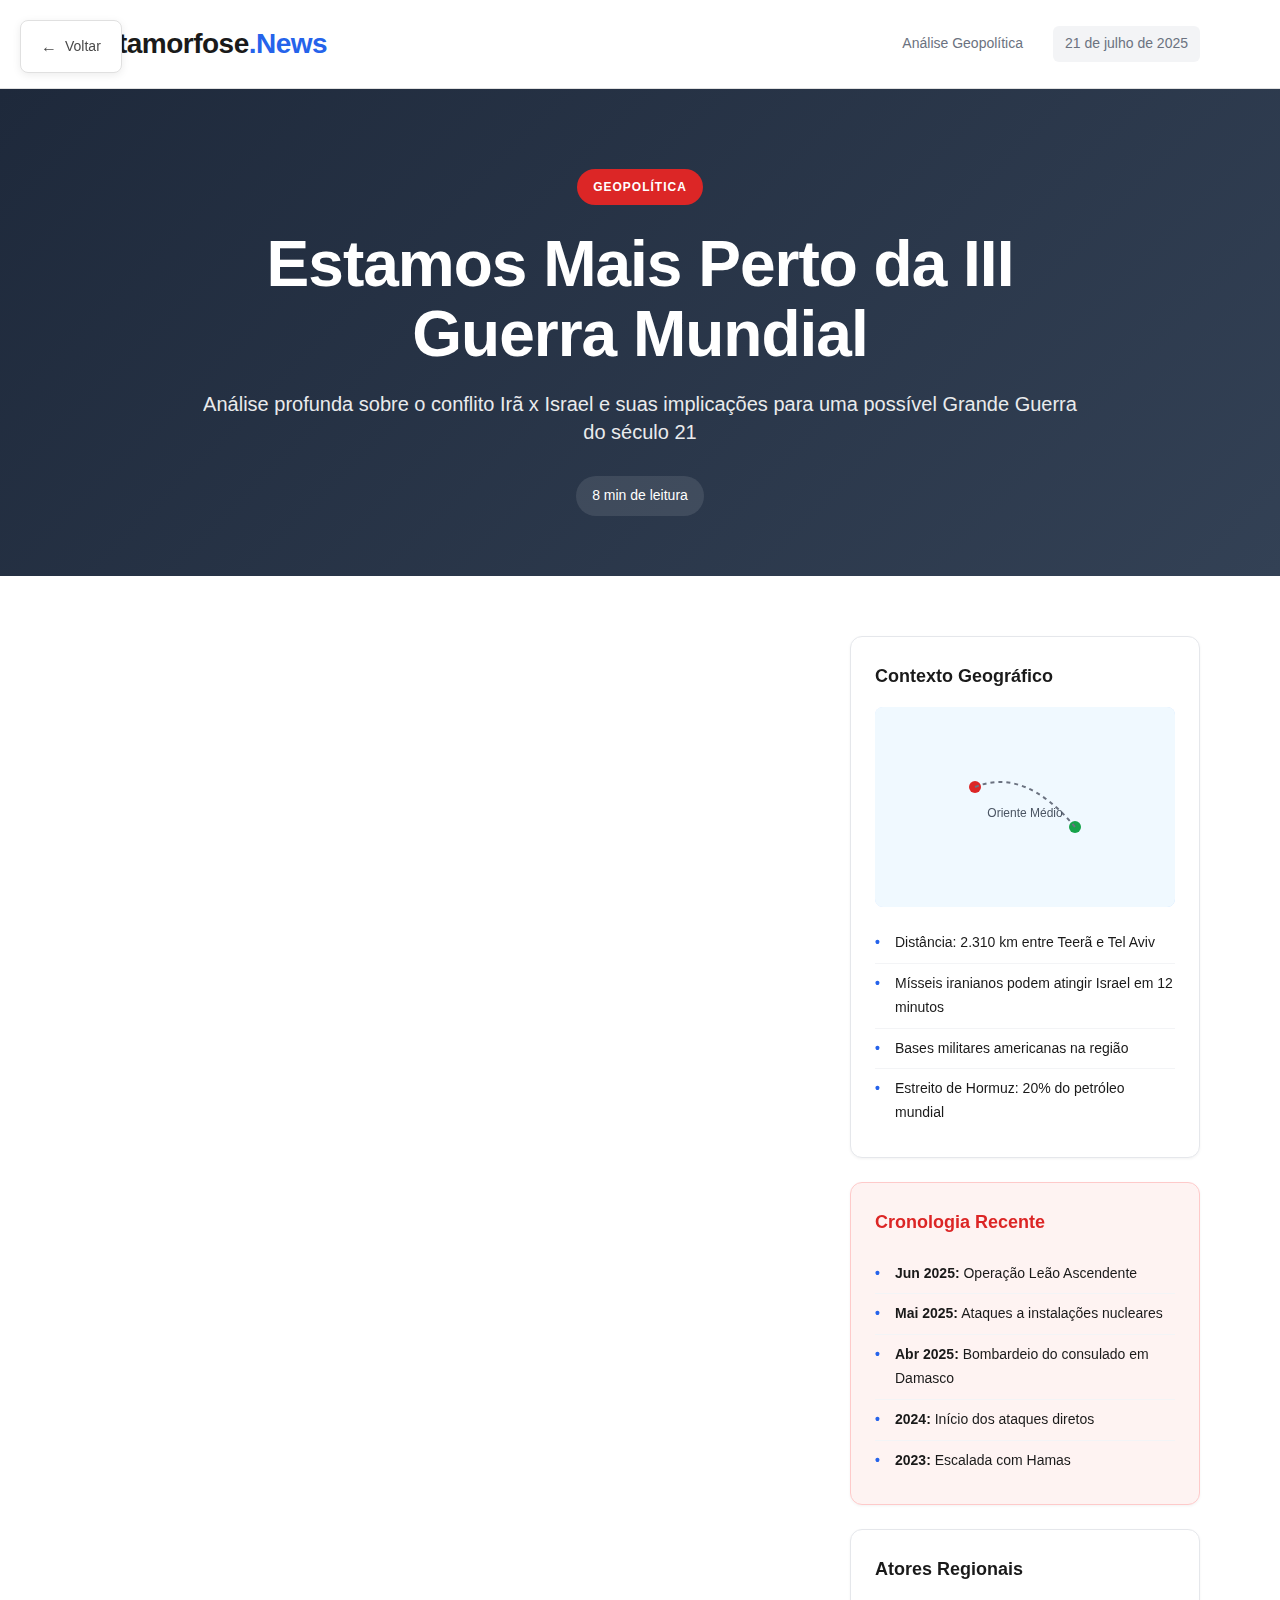
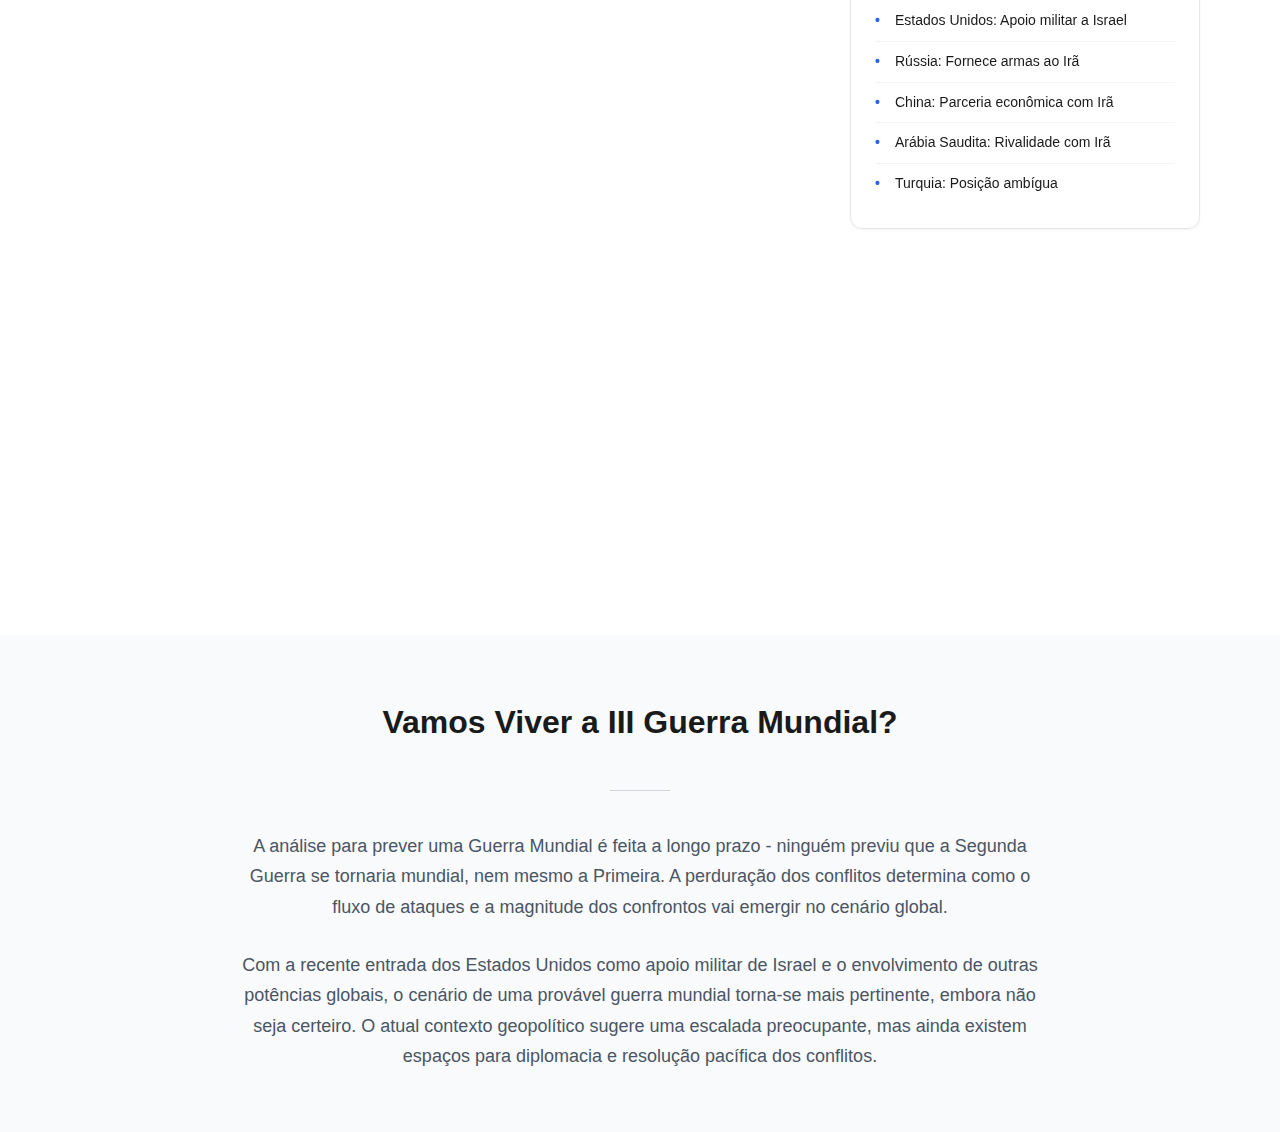
<file: Html/guerra.html>
<!DOCTYPE html>
<html lang="pt-BR">
<head>
    <meta charset="UTF-8">
    <meta name="viewport" content="width=device-width, initial-scale=1.0">
    <title>Metamorfose News - Análise Geopolítica</title>
    <style>
        * {
            margin: 0;
            padding: 0;
            box-sizing: border-box;
        }

        body {
            font-family: 'Inter', -apple-system, BlinkMacSystemFont, 'Segoe UI', Roboto, sans-serif;
            background: #fafafa;
            color: #1a1a1a;
            line-height: 1.7;
        }

        .back-button {
            position: fixed;
            top: 20px;
            left: 20px;
            z-index: 1000;
            background: #ffffff;
            border: 1px solid #e0e0e0;
            padding: 12px 20px;
            border-radius: 8px;
            cursor: pointer;
            display: flex;
            align-items: center;
            gap: 8px;
            font-size: 14px;
            font-weight: 500;
            color: #4a4a4a;
            text-decoration: none;
            transition: all 0.2s ease;
            box-shadow: 0 2px 8px rgba(0,0,0,0.08);
        }

        .back-button:hover {
            background: #f5f5f5;
            transform: translateY(-1px);
            box-shadow: 0 4px 12px rgba(0,0,0,0.12);
        }

        .back-button::before {
            content: "←";
            font-size: 16px;
            font-weight: bold;
        }

        .container {
            max-width: 1400px;
            margin: 0 auto;
            background: #ffffff;
            min-height: 100vh;
        }

        .header {
            background: #ffffff;
            border-bottom: 1px solid #e0e0e0;
            padding: 20px 0;
            position: sticky;
            top: 0;
            z-index: 100;
            backdrop-filter: blur(10px);
        }

        .header-content {
            max-width: 1200px;
            margin: 0 auto;
            padding: 0 40px;
            display: flex;
            justify-content: space-between;
            align-items: center;
        }

        .logo {
            font-size: 28px;
            font-weight: 700;
            color: #1a1a1a;
            letter-spacing: -0.5px;
        }

        .logo .accent {
            color: #2563eb;
        }

        .header-meta {
            display: flex;
            align-items: center;
            gap: 30px;
            font-size: 14px;
            color: #6b7280;
        }

        .date-badge {
            background: #f3f4f6;
            padding: 6px 12px;
            border-radius: 6px;
            font-weight: 500;
        }

        .hero-section {
            background: linear-gradient(135deg, #1e293b 0%, #334155 100%);
            color: #ffffff;
            padding: 80px 40px 60px;
            text-align: center;
        }

        .hero-content {
            max-width: 900px;
            margin: 0 auto;
        }

        .category-tag {
            background: #dc2626;
            color: #ffffff;
            padding: 8px 16px;
            border-radius: 20px;
            font-size: 12px;
            font-weight: 600;
            text-transform: uppercase;
            letter-spacing: 1px;
            display: inline-block;
            margin-bottom: 24px;
        }

        .hero-title {
            font-size: clamp(36px, 5vw, 64px);
            font-weight: 800;
            line-height: 1.1;
            margin-bottom: 20px;
            letter-spacing: -1px;
        }

        .hero-subtitle {
            font-size: 20px;
            font-weight: 400;
            opacity: 0.9;
            margin-bottom: 30px;
            line-height: 1.4;
        }

        .reading-time {
            background: rgba(255,255,255,0.1);
            padding: 8px 16px;
            border-radius: 20px;
            font-size: 14px;
            display: inline-block;
        }

        .main-content {
            max-width: 1200px;
            margin: 0 auto;
            padding: 60px 40px;
            display: grid;
            grid-template-columns: 1fr 350px;
            gap: 60px;
        }

        .article {
            font-size: 17px;
            line-height: 1.8;
        }

        .section-title {
            font-size: 28px;
            font-weight: 700;
            color: #1a1a1a;
            margin-bottom: 30px;
            position: relative;
            padding-bottom: 12px;
        }

        .section-title::after {
            content: '';
            position: absolute;
            bottom: 0;
            left: 0;
            width: 60px;
            height: 3px;
            background: #2563eb;
            border-radius: 2px;
        }

        .article p {
            margin-bottom: 24px;
            text-align: justify;
        }

        .quote-block {
            background: #f8fafc;
            border-left: 4px solid #2563eb;
            padding: 24px;
            margin: 40px 0;
            border-radius: 0 8px 8px 0;
        }

        .quote-block .author {
            font-weight: 600;
            color: #2563eb;
            margin-bottom: 8px;
        }

        .quote-block .text {
            font-style: italic;
            font-size: 18px;
            line-height: 1.6;
        }

        .sidebar {
            position: sticky;
            top: 120px;
            height: fit-content;
        }

        .sidebar-card {
            background: #ffffff;
            border: 1px solid #e5e7eb;
            border-radius: 12px;
            padding: 24px;
            margin-bottom: 24px;
            box-shadow: 0 1px 3px rgba(0,0,0,0.05);
        }

        .sidebar-title {
            font-size: 18px;
            font-weight: 600;
            margin-bottom: 16px;
            color: #1a1a1a;
        }

        .map-visual {
            width: 100%;
            height: 200px;
            background: linear-gradient(135deg, #dbeafe 0%, #bfdbfe 100%);
            border-radius: 8px;
            display: flex;
            align-items: center;
            justify-content: center;
            margin-bottom: 16px;
            position: relative;
            overflow: hidden;
        }

        .map-visual::before {
            content: '';
            position: absolute;
            width: 100%;
            height: 100%;
            background: url('data:image/svg+xml,<svg xmlns="http://www.w3.org/2000/svg" viewBox="0 0 300 200"><rect width="300" height="200" fill="%23f0f9ff"/><circle cx="100" cy="80" r="6" fill="%23dc2626"/><circle cx="200" cy="120" r="6" fill="%2316a34a"/><path d="M100 80 Q150 60 200 120" stroke="%236b7280" stroke-width="2" fill="none" stroke-dasharray="4,4"/><text x="150" y="110" text-anchor="middle" font-family="Arial" font-size="12" fill="%234b5563">Oriente Médio</text></svg>');
            background-size: cover;
        }

        .key-points {
            list-style: none;
        }

        .key-points li {
            padding: 8px 0;
            border-bottom: 1px solid #f3f4f6;
            font-size: 14px;
            position: relative;
            padding-left: 20px;
        }

        .key-points li::before {
            content: '•';
            color: #2563eb;
            font-weight: bold;
            position: absolute;
            left: 0;
        }

        .key-points li:last-child {
            border-bottom: none;
        }

        .timeline-card {
            background: #fef3f2;
            border: 1px solid #fecaca;
        }

        .timeline-card .sidebar-title {
            color: #dc2626;
        }

        .final-section {
            background: #f8fafc;
            padding: 60px 40px;
            margin-top: 40px;
        }

        .final-content {
            max-width: 800px;
            margin: 0 auto;
            text-align: center;
        }

        .final-title {
            font-size: 32px;
            font-weight: 700;
            color: #1a1a1a;
            margin-bottom: 24px;
        }

        .final-text {
            font-size: 18px;
            line-height: 1.7;
            color: #4b5563;
        }

        .divider {
            width: 60px;
            height: 1px;
            background: #d1d5db;
            margin: 40px auto;
        }

        @media (max-width: 1024px) {
            .main-content {
                grid-template-columns: 1fr;
                gap: 40px;
                padding: 40px 20px;
            }

            .sidebar {
                position: static;
            }

            .hero-section {
                padding: 60px 20px 40px;
            }

            .header-content {
                padding: 0 20px;
                flex-direction: column;
                gap: 16px;
                text-align: center;
            }

            .header-meta {
                gap: 20px;
            }
        }

        @media (max-width: 768px) {
            .back-button {
                top: 10px;
                left: 10px;
                padding: 10px 16px;
                font-size: 13px;
            }

            .hero-section {
                padding: 40px 16px 30px;
            }

            .main-content {
                padding: 30px 16px;
            }

            .article {
                font-size: 16px;
            }
        }

        .loading-animation {
            opacity: 0;
            transform: translateY(20px);
            animation: fadeInUp 0.6s ease forwards;
        }

        @keyframes fadeInUp {
            to {
                opacity: 1;
                transform: translateY(0);
            }
        }

        .article > * {
            animation-delay: 0.1s;
        }

        .sidebar-card:nth-child(1) { animation-delay: 0.2s; }
        .sidebar-card:nth-child(2) { animation-delay: 0.3s; }
    </style>
</head>
<body>
    <a href="#" class="back-button" onclick="history.back(); return false;">Voltar</a>

    <div class="container">
        <header class="header">
            <div class="header-content">
                <div class="logo">Metamorfose<span class="accent">.News</span></div>
                <div class="header-meta">
                    <span>Análise Geopolítica</span>
                    <div class="date-badge">21 de julho de 2025</div>
                </div>
            </div>
        </header>

        <section class="hero-section">
            <div class="hero-content">
                <div class="category-tag">Geopolítica</div>
                <h1 class="hero-title">Estamos Mais Perto da III Guerra Mundial</h1>
                <p class="hero-subtitle">Análise profunda sobre o conflito Irã x Israel e suas implicações para uma possível Grande Guerra do século 21</p>
                <div class="reading-time">8 min de leitura</div>
            </div>
        </section>

        <div class="main-content">
            <article class="article loading-animation">
                <h2 class="section-title">Origens do Conflito</h2>
                
                <p>O conflito entre Irã e Israel, embora tenha raízes históricas profundas, intensificou-se drasticamente a partir da Revolução Islâmica de 1979. Este momento marcou uma ruptura definitiva nas relações diplomáticas entre os dois países, quando o Irã, sob o regime do aiatiolá Khomeini, rompeu os laços estabelecidos com Israel durante o período do xá.</p>

                <p>A partir desta transformação geopolítica, o Irã passou a considerar Israel como "inimigo do Islã" e "Satã menor" no cenário regional, adotando uma postura radical que cortou completamente as relações diplomáticas e definiu o apoio a grupos palestinos e xiitas como eixo central de sua estratégia de "resistência islâmica" contra o projeto sionista.</p>

                <div class="quote-block">
                    <div class="author">Benjamin Netanyahu, Primeiro-Ministro de Israel</div>
                    <div class="text">"O recente ataque de Israel contra o Irã é altamente estratégico" dizem especialistas. Em 2023, com o início dos ataques massivos do Grupo Hamas, na Faixa de Gaza, o Estado de Israel tem cometido inúmeros crimes de guerra.</div>
                </div>

                <p>Desde então, o Irã desenvolveu uma estratégia de confronto indireto, utilizando grupos proxy como Hamas, Hezbollah e houthis para desafiar Israel sem entrar em guerra direta. Esta abordagem permitiu ao regime iraniano manter pressão constante sobre Israel enquanto evitava um confronto militar total que poderia resultar em sua própria destruição.</p>

                <p>Por sua vez, Israel respondeu com uma estratégia de contenção que incluiu ataques pontuais, assassinatos seletivos de líderes iranianos e operações secretas em solo iraniano ou em territórios controlados pelo Irã. Esta dinâmica criou um estado de guerra fria regional que perdura há mais de quatro décadas.</p>

                <h2 class="section-title">Escalada Nuclear</h2>

                <p>A partir dos anos 2000, o programa nuclear iraniano transformou-se no epicentro das tensões regionais. Israel passou a enxergar o desenvolvimento nuclear iraniano como uma ameaça existencial à sua sobrevivência, levando a uma série de ações preventivas sem precedentes na região.</p>

                <p>O ataque cibernético Stuxnet em 2010 representou um marco na guerra digital, demonstrando a capacidade israelense de sabotar infraestrutura crítica iraniana. Subsequentemente, uma série de assassinatos de cientistas nucleares iranianos e ataques a instalações nucleares evidenciaram a determinação de Tel Aviv em atrasar ou impedir o enriquecimento de urânio no Irã.</p>

                <p>Os confrontos se agravaram dramaticamente entre 2024 e 2025, quando Israel bombardeou o consulado iraniano em Damasco e atacou instalações dentro do próprio território iraniano. Em resposta, o Irã iniciou ataques diretos com mísseis e drones contra alvos israelenses, marcando uma transição perigosa de guerra proxy para confrontos diretos entre as duas potências regionais.</p>
            </article>

            <aside class="sidebar">
                <div class="sidebar-card">
                    <h3 class="sidebar-title">Contexto Geográfico</h3>
                    <div class="map-visual"></div>
                    <ul class="key-points">
                        <li>Distância: 2.310 km entre Teerã e Tel Aviv</li>
                        <li>Mísseis iranianos podem atingir Israel em 12 minutos</li>
                        <li>Bases militares americanas na região</li>
                        <li>Estreito de Hormuz: 20% do petróleo mundial</li>
                    </ul>
                </div>

                <div class="sidebar-card timeline-card">
                    <h3 class="sidebar-title">Cronologia Recente</h3>
                    <ul class="key-points">
                        <li><strong>Jun 2025:</strong> Operação Leão Ascendente</li>
                        <li><strong>Mai 2025:</strong> Ataques a instalações nucleares</li>
                        <li><strong>Abr 2025:</strong> Bombardeio do consulado em Damasco</li>
                        <li><strong>2024:</strong> Início dos ataques diretos</li>
                        <li><strong>2023:</strong> Escalada com Hamas</li>
                    </ul>
                </div>

                <div class="sidebar-card">
                    <h3 class="sidebar-title">Atores Regionais</h3>
                    <ul class="key-points">
                        <li>Estados Unidos: Apoio militar a Israel</li>
                        <li>Rússia: Fornece armas ao Irã</li>
                        <li>China: Parceria econômica com Irã</li>
                        <li>Arábia Saudita: Rivalidade com Irã</li>
                        <li>Turquia: Posição ambígua</li>
                    </ul>
                </div>
            </aside>
        </div>

        <section class="final-section">
            <div class="final-content">
                <h2 class="final-title">Vamos Viver a III Guerra Mundial?</h2>
                <div class="divider"></div>
                <p class="final-text">A análise para prever uma Guerra Mundial é feita a longo prazo - ninguém previu que a Segunda Guerra se tornaria mundial, nem mesmo a Primeira. A perduração dos conflitos determina como o fluxo de ataques e a magnitude dos confrontos vai emergir no cenário global.</p>
                <br>
                <p class="final-text">Com a recente entrada dos Estados Unidos como apoio militar de Israel e o envolvimento de outras potências globais, o cenário de uma provável guerra mundial torna-se mais pertinente, embora não seja certeiro. O atual contexto geopolítico sugere uma escalada preocupante, mas ainda existem espaços para diplomacia e resolução pacífica dos conflitos.</p>
            </div>
        </section>
    </div>

    <script>
        // Adiciona animações suaves aos elementos
        document.addEventListener('DOMContentLoaded', function() {
            const elements = document.querySelectorAll('.loading-animation');
            elements.forEach((el, index) => {
                el.style.animationDelay = `${index * 0.1}s`;
            });

            // Smooth scroll para links internos
            document.querySelectorAll('a[href^="#"]').forEach(anchor => {
                anchor.addEventListener('click', function (e) {
                    e.preventDefault();
                    const target = document.querySelector(this.getAttribute('href'));
                    if (target) {
                        target.scrollIntoView({
                            behavior: 'smooth',
                            block: 'start'
                        });
                    }
                });
            });
        });
    </script>
</body>
</html>
</file>
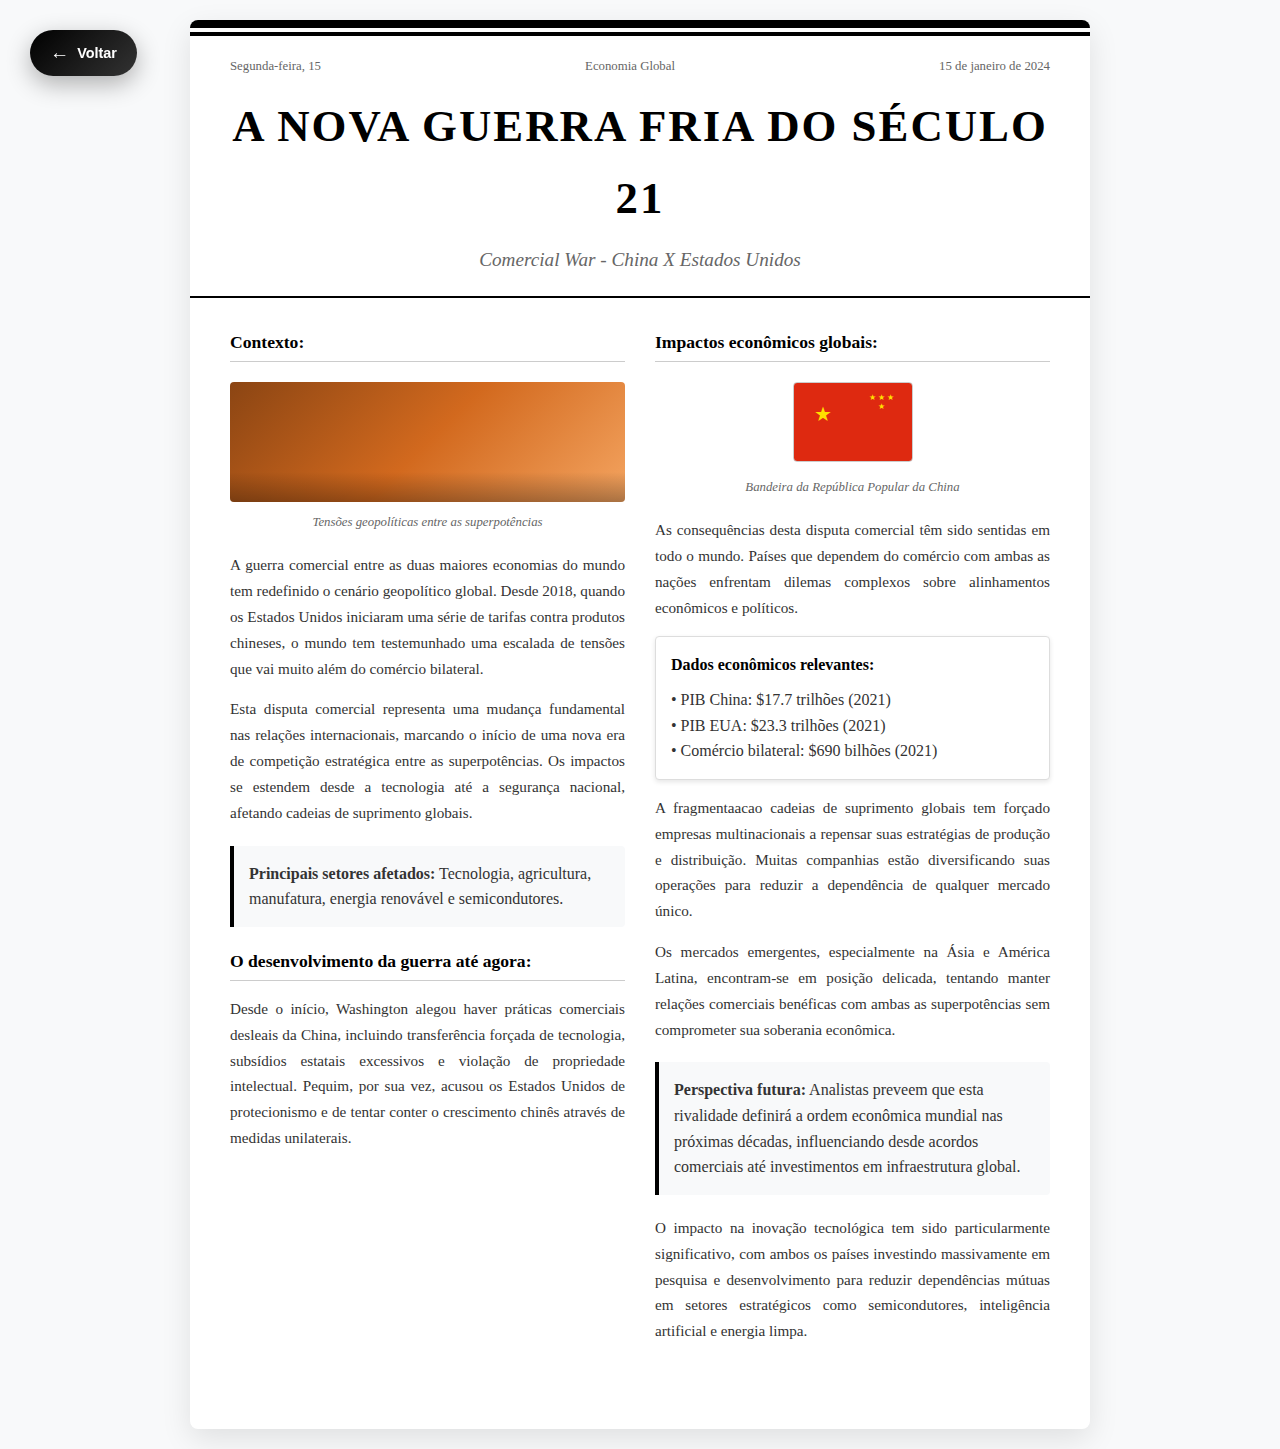
<file: Html/guerrafria.html>
<!DOCTYPE html>
<html lang="pt-BR">
<head>
    <meta charset="UTF-8">
    <meta name="viewport" content="width=device-width, initial-scale=1.0">
    <title>A Nova Guerra Fria do Século 21</title>
    <style>
        * {
            margin: 0;
            padding: 0;
            box-sizing: border-box;
        }

        body {
            font-family: 'Times New Roman', serif;
            line-height: 1.6;
            color: #333;
            background: #f8f9fa;
        }

        .newspaper {
            max-width: 900px;
            margin: 20px auto;
            background: white;
            box-shadow: 0 10px 30px rgba(0,0,0,0.1);
            border-radius: 8px;
            overflow: hidden;
        }

        .header-bars {
            background: #000;
            height: 8px;
            margin-bottom: 4px;
        }

        .header-bars:nth-child(2) {
            height: 4px;
            margin-bottom: 20px;
        }

        .newspaper-header {
            padding: 0 40px;
            text-align: center;
            border-bottom: 2px solid #000;
            margin-bottom: 30px;
        }

        .date-info {
            display: flex;
            justify-content: space-between;
            font-size: 0.8rem;
            color: #666;
            margin-bottom: 15px;
        }

        .main-headline {
            font-size: 2.8rem;
            font-weight: bold;
            text-transform: uppercase;
            letter-spacing: 2px;
            margin-bottom: 10px;
            color: #000;
        }

        .sub-headline {
            font-size: 1.2rem;
            color: #666;
            margin-bottom: 20px;
            font-style: italic;
        }

        .content-wrapper {
            padding: 0 40px 40px;
        }

        .main-content {
            display: grid;
            grid-template-columns: 1fr 1fr;
            gap: 30px;
            margin-bottom: 30px;
        }

        .content-section {
            position: relative;
        }

        .section-title {
            font-size: 1.1rem;
            font-weight: bold;
            margin-bottom: 15px;
            color: #000;
            border-bottom: 1px solid #ccc;
            padding-bottom: 5px;
        }

        .content-text {
            font-size: 0.95rem;
            text-align: justify;
            line-height: 1.7;
            margin-bottom: 15px;
        }

        .image-container {
            margin: 20px 0;
            text-align: center;
        }

        .flag-image {
            width: 120px;
            height: 80px;
            background: linear-gradient(to right, #de2910 0%, #de2910 100%);
            position: relative;
            margin: 0 auto 15px;
            border: 1px solid #ccc;
            border-radius: 4px;
        }

        .flag-image::before {
            content: '★';
            position: absolute;
            top: 15px;
            left: 20px;
            color: #ffde00;
            font-size: 20px;
        }

        .flag-image::after {
            content: '★ ★ ★ ★';
            position: absolute;
            top: 10px;
            right: 15px;
            color: #ffde00;
            font-size: 8px;
            line-height: 1.2;
            text-align: center;
            width: 30px;
        }

        .landscape-image {
            width: 100%;
            height: 120px;
            background: linear-gradient(135deg, #8B4513 0%, #D2691E 50%, #F4A460 100%);
            border-radius: 4px;
            margin-bottom: 10px;
            position: relative;
            overflow: hidden;
        }

        .landscape-image::before {
            content: '';
            position: absolute;
            bottom: 0;
            left: 0;
            right: 0;
            height: 30px;
            background: linear-gradient(to top, rgba(0,0,0,0.3), transparent);
        }

        .image-caption {
            font-size: 0.8rem;
            color: #666;
            font-style: italic;
            margin-top: 5px;
        }

        .back-button {
            position: fixed;
            top: 30px;
            left: 30px;
            background: linear-gradient(135deg, #000 0%, #333 100%);
            color: white;
            border: none;
            padding: 12px 20px;
            border-radius: 50px;
            font-size: 0.9rem;
            font-weight: 600;
            cursor: pointer;
            box-shadow: 0 8px 25px rgba(0, 0, 0, 0.3);
            transition: all 0.3s ease;
            display: flex;
            align-items: center;
            gap: 8px;
            text-decoration: none;
            z-index: 1000;
        }

        .back-button:hover {
            transform: translateY(-2px);
            box-shadow: 0 12px 35px rgba(0, 0, 0, 0.4);
            background: linear-gradient(135deg, #333 0%, #000 100%);
        }

        .back-button::before {
            content: '←';
            font-size: 1.2rem;
            font-weight: bold;
        }

        .highlight-box {
            background: #f8f9fa;
            border-left: 4px solid #000;
            padding: 15px;
            margin: 20px 0;
            border-radius: 0 4px 4px 0;
        }

        .stats-box {
            background: #fff;
            border: 1px solid #ddd;
            padding: 15px;
            margin: 15px 0;
            border-radius: 4px;
            box-shadow: 0 2px 5px rgba(0,0,0,0.1);
        }

        .stats-title {
            font-weight: bold;
            margin-bottom: 10px;
            color: #000;
        }

        @media (max-width: 768px) {
            .newspaper {
                margin: 10px;
                border-radius: 0;
            }

            .content-wrapper {
                padding: 0 20px 20px;
            }

            .newspaper-header {
                padding: 0 20px;
            }

            .main-headline {
                font-size: 2rem;
                letter-spacing: 1px;
            }

            .main-content {
                grid-template-columns: 1fr;
                gap: 20px;
            }

            .back-button {
                top: 20px;
                left: 20px;
                padding: 10px 16px;
                font-size: 0.8rem;
            }
        }

        @media (max-width: 480px) {
            .main-headline {
                font-size: 1.5rem;
                letter-spacing: 0.5px;
            }

            .date-info {
                flex-direction: column;
                text-align: center;
                gap: 5px;
            }
        }
    </style>
</head>
<body>
    <button class="back-button" onclick="history.back()">
        Voltar
    </button>

    <div class="newspaper">
        <div class="header-bars"></div>
        <div class="header-bars"></div>
        
        <header class="newspaper-header">
            <div class="date-info">
                <span>Segunda-feira, 15</span>
                <span>Economia Global</span>
                <span>15 de janeiro de 2024</span>
            </div>
            <h1 class="main-headline">A Nova Guerra Fria do Século 21</h1>
            <p class="sub-headline">Comercial War - China X Estados Unidos</p>
        </header>

        <div class="content-wrapper">
            <div class="main-content">
                <section class="content-section">
                    <h2 class="section-title">Contexto:</h2>
                    
                    <div class="image-container">
                        <div class="landscape-image"></div>
                        <p class="image-caption">Tensões geopolíticas entre as superpotências</p>
                    </div>

                    <p class="content-text">
                        A guerra comercial entre as duas maiores economias do mundo tem redefinido o cenário geopolítico global. Desde 2018, quando os Estados Unidos iniciaram uma série de tarifas contra produtos chineses, o mundo tem testemunhado uma escalada de tensões que vai muito além do comércio bilateral.
                    </p>

                    <p class="content-text">
                        Esta disputa comercial representa uma mudança fundamental nas relações internacionais, marcando o início de uma nova era de competição estratégica entre as superpotências. Os impactos se estendem desde a tecnologia até a segurança nacional, afetando cadeias de suprimento globais.
                    </p>

                    <div class="highlight-box">
                        <p><strong>Principais setores afetados:</strong> Tecnologia, agricultura, manufatura, energia renovável e semicondutores.</p>
                    </div>

                    <h3 class="section-title">O desenvolvimento da guerra até agora:</h3>
                    
                    <p class="content-text">
                        Desde o início, Washington alegou haver práticas comerciais desleais da China, incluindo transferência forçada de tecnologia, subsídios estatais excessivos e violação de propriedade intelectual. Pequim, por sua vez, acusou os Estados Unidos de protecionismo e de tentar conter o crescimento chinês através de medidas unilaterais.
                    </p>
                </section>

                <section class="content-section">
                    <h2 class="section-title">Impactos econômicos globais:</h2>
                    
                    <div class="image-container">
                        <div class="flag-image"></div>
                        <p class="image-caption">Bandeira da República Popular da China</p>
                    </div>

                    <p class="content-text">
                        As consequências desta disputa comercial têm sido sentidas em todo o mundo. Países que dependem do comércio com ambas as nações enfrentam dilemas complexos sobre alinhamentos econômicos e políticos.
                    </p>

                    <div class="stats-box">
                        <div class="stats-title">Dados econômicos relevantes:</div>
                        <p>• PIB China: $17.7 trilhões (2021)</p>
                        <p>• PIB EUA: $23.3 trilhões (2021)</p>
                        <p>• Comércio bilateral: $690 bilhões (2021)</p>
                    </div>

                    <p class="content-text">
                        A fragmentaacao cadeias de suprimento globais tem forçado empresas multinacionais a repensar suas estratégias de produção e distribuição. Muitas companhias estão diversificando suas operações para reduzir a dependência de qualquer mercado único.
                    </p>

                    <p class="content-text">
                        Os mercados emergentes, especialmente na Ásia e América Latina, encontram-se em posição delicada, tentando manter relações comerciais benéficas com ambas as superpotências sem comprometer sua soberania econômica.
                    </p>

                    <div class="highlight-box">
                        <p><strong>Perspectiva futura:</strong> Analistas preveem que esta rivalidade definirá a ordem econômica mundial nas próximas décadas, influenciando desde acordos comerciais até investimentos em infraestrutura global.</p>
                    </div>

                    <p class="content-text">
                        O impacto na inovação tecnológica tem sido particularmente significativo, com ambos os países investindo massivamente em pesquisa e desenvolvimento para reduzir dependências mútuas em setores estratégicos como semicondutores, inteligência artificial e energia limpa.
                    </p>
                </section>
            </div>
        </div>
    </div>
</body>
</html>
</file>
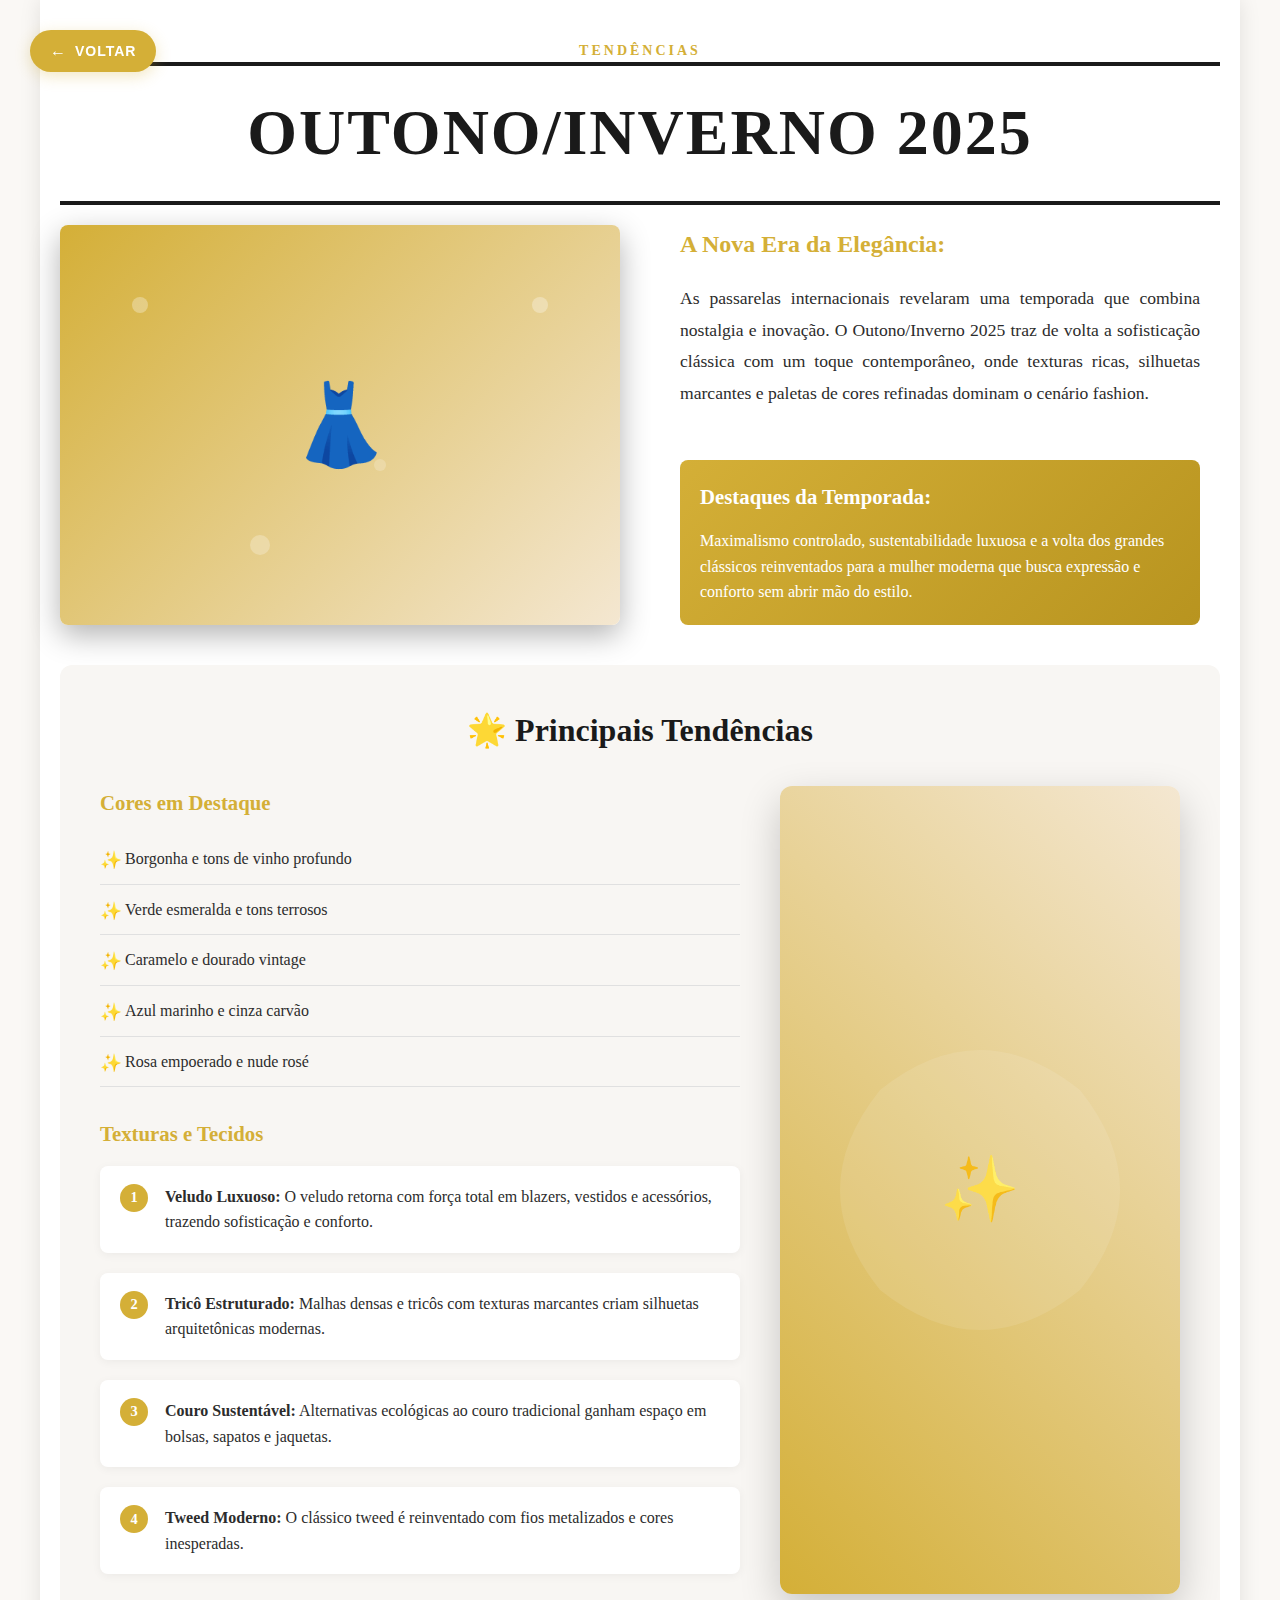
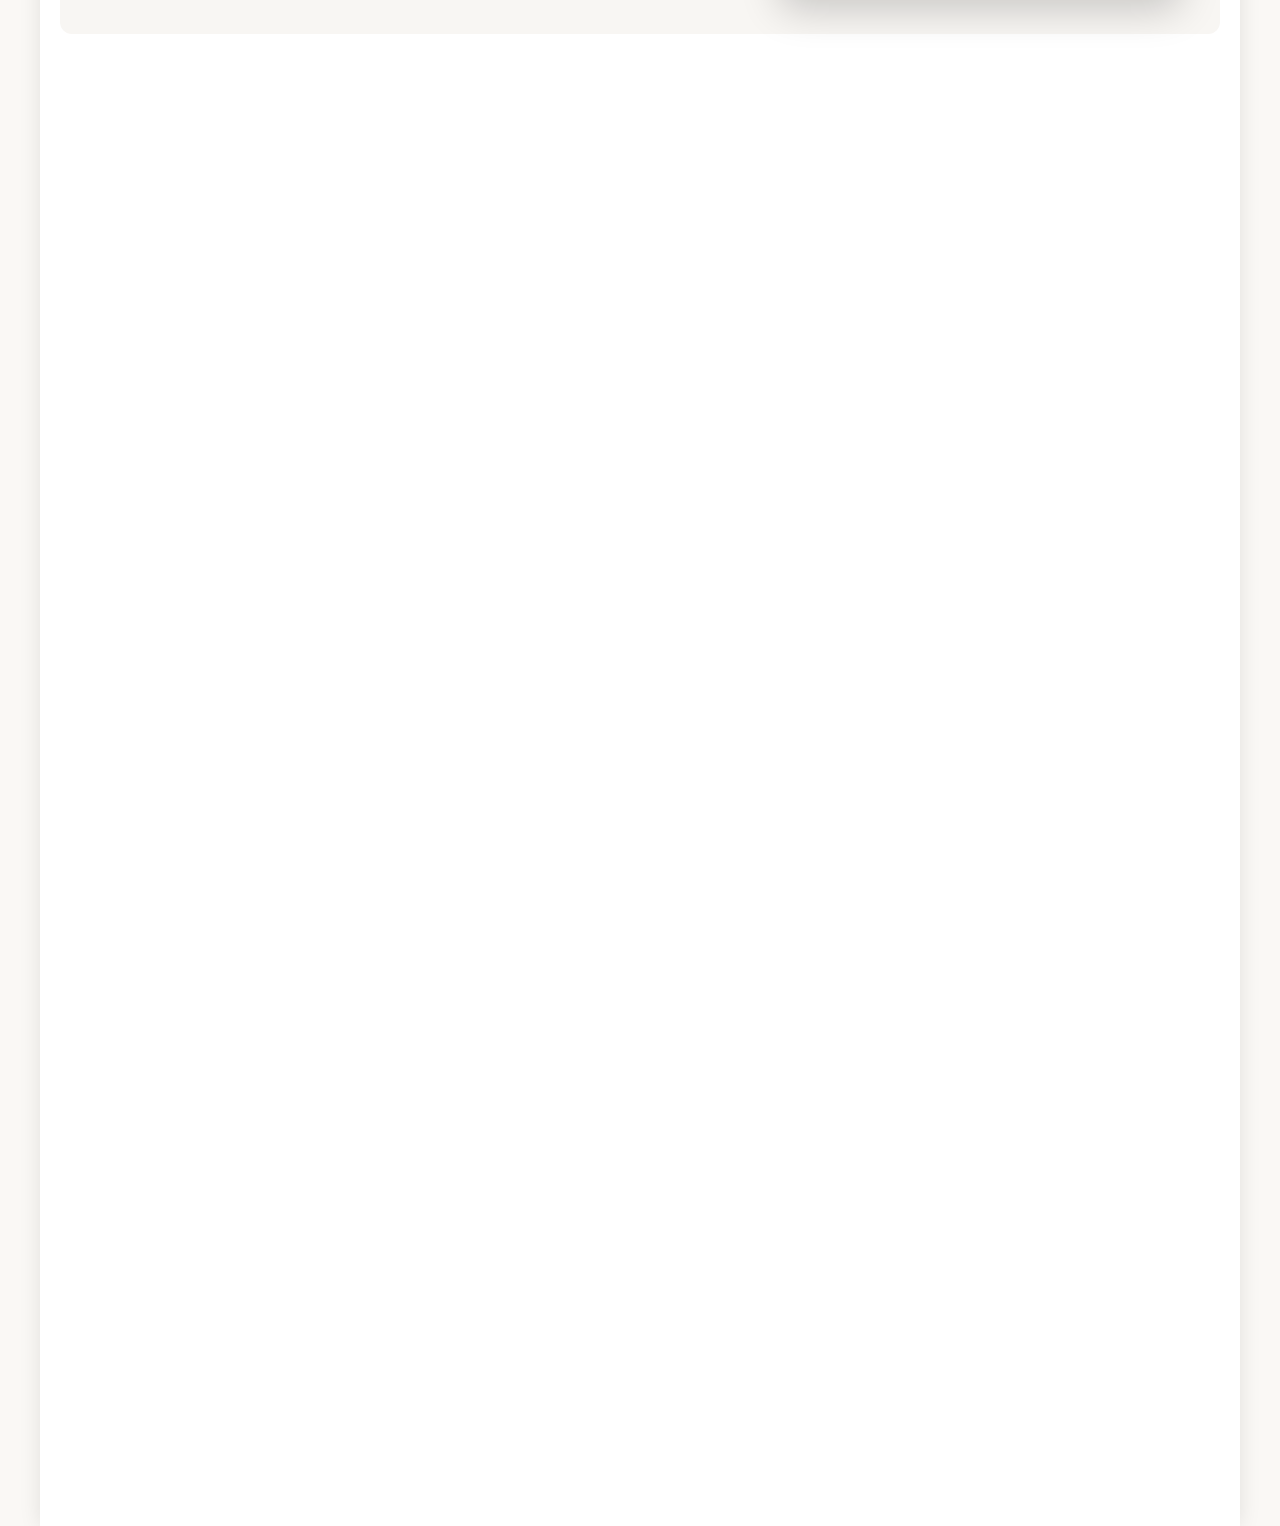
<file: Html/outono.html>
<!DOCTYPE html>
<html lang="pt-BR">
<head>
    <meta charset="UTF-8">
    <meta name="viewport" content="width=device-width, initial-scale=1.0">
    <title>Tendências de Moda Outono/Inverno 2025</title>
    <style>
        * {
            margin: 0;
            padding: 0;
            box-sizing: border-box;
        }

        body {
            font-family: 'Georgia', serif;
            line-height: 1.6;
            color: #2c2c2c;
            background-color: #faf8f5;
        }

        .container {
            max-width: 1200px;
            margin: 0 auto;
            padding: 40px 20px;
            background: white;
            box-shadow: 0 0 20px rgba(0,0,0,0.1);
        }

        .header {
            text-align: center;
            margin-bottom: 40px;
        }

        .subtitle {
            font-size: 14px;
            font-weight: 600;
            letter-spacing: 3px;
            text-transform: uppercase;
            color: #d4af37;
            margin-bottom: 20px;
        }

        .main-title {
            font-size: 4rem;
            font-weight: bold;
            letter-spacing: 2px;
            text-transform: uppercase;
            color: #1a1a1a;
            margin-bottom: 30px;
            position: relative;
        }

        .main-title::before,
        .main-title::after {
            content: '';
            position: absolute;
            left: 0;
            right: 0;
            height: 4px;
            background: #1a1a1a;
        }

        .main-title::before {
            top: -20px;
        }

        .main-title::after {
            bottom: -20px;
        }

        .content-grid {
            display: grid;
            grid-template-columns: 1fr 1fr;
            gap: 40px;
            margin-bottom: 40px;
        }

        .hero-image {
            width: 100%;
            height: 400px;
            background: linear-gradient(135deg, #d4af37, #f4e7d1);
            border-radius: 8px;
            box-shadow: 0 10px 30px rgba(0,0,0,0.3);
            display: flex;
            align-items: center;
            justify-content: center;
            color: white;
            font-size: 5rem;
            position: relative;
            overflow: hidden;
        }

        .hero-image::before {
            content: '';
            position: absolute;
            top: 0;
            left: 0;
            right: 0;
            bottom: 0;
            background: url('data:image/svg+xml,<svg xmlns="http://www.w3.org/2000/svg" viewBox="0 0 100 100"><circle cx="20" cy="20" r="2" fill="rgba(255,255,255,0.3)"/><circle cx="80" cy="60" r="1.5" fill="rgba(255,255,255,0.2)"/><circle cx="50" cy="80" r="2.5" fill="rgba(255,255,255,0.25)"/></svg>') repeat;
            animation: shimmer 10s infinite ease-in-out;
        }

        @keyframes shimmer {
            0%, 100% { opacity: 0.3; }
            50% { opacity: 0.8; }
        }

        .intro-text {
            display: flex;
            flex-direction: column;
            justify-content: center;
            padding: 0 20px;
        }

        .tradition-title {
            font-size: 1.5rem;
            font-weight: 600;
            color: #d4af37;
            margin-bottom: 20px;
        }

        .description {
            font-size: 1.1rem;
            line-height: 1.8;
            text-align: justify;
            margin-bottom: 30px;
        }

        .fashion-highlight {
            background: linear-gradient(135deg, #d4af37, #b8941f);
            color: white;
            padding: 20px;
            border-radius: 8px;
            margin-top: 20px;
        }

        .fashion-highlight h3 {
            font-size: 1.3rem;
            margin-bottom: 15px;
        }

        .trends-section {
            background: #f8f6f3;
            padding: 40px;
            border-radius: 12px;
            margin: 40px 0;
        }

        .section-title {
            font-size: 2rem;
            font-weight: 600;
            color: #1a1a1a;
            margin-bottom: 30px;
            text-align: center;
        }

        .trends-content {
            display: grid;
            grid-template-columns: 1fr 400px;
            gap: 40px;
        }

        .trends-details h4 {
            font-size: 1.3rem;
            color: #d4af37;
            margin-bottom: 15px;
            font-weight: 600;
        }

        .trends-list {
            list-style: none;
            margin-bottom: 30px;
        }

        .trends-list li {
            padding: 12px 0;
            border-bottom: 1px solid #e0e0e0;
            position: relative;
            padding-left: 25px;
            font-size: 1rem;
        }

        .trends-list li::before {
            content: '✨';
            position: absolute;
            left: 0;
            font-size: 1.1rem;
        }

        .style-tips {
            counter-reset: tip-counter;
        }

        .style-tip {
            counter-increment: tip-counter;
            margin-bottom: 20px;
            padding: 18px;
            background: white;
            border-radius: 8px;
            position: relative;
            padding-left: 65px;
            box-shadow: 0 2px 10px rgba(0,0,0,0.05);
        }

        .style-tip::before {
            content: counter(tip-counter);
            position: absolute;
            left: 20px;
            top: 18px;
            background: #d4af37;
            color: white;
            width: 28px;
            height: 28px;
            border-radius: 50%;
            display: flex;
            align-items: center;
            justify-content: center;
            font-weight: bold;
            font-size: 0.9rem;
        }

        .lookbook-image {
            width: 100%;
            height: 100%;
            background: linear-gradient(45deg, #d4af37, #f4e7d1);
            border-radius: 12px;
            box-shadow: 0 15px 40px rgba(0,0,0,0.2);
            display: flex;
            align-items: center;
            justify-content: center;
            color: white;
            font-size: 4rem;
            position: relative;
            overflow: hidden;
        }

        .lookbook-image::before {
            content: '';
            position: absolute;
            top: 0;
            left: 0;
            right: 0;
            bottom: 0;
            background: url('data:image/svg+xml,<svg xmlns="http://www.w3.org/2000/svg" viewBox="0 0 200 200"><path d="M50,50 Q100,10 150,50 Q190,100 150,150 Q100,190 50,150 Q10,100 50,50" fill="rgba(255,255,255,0.1)"/></svg>') no-repeat center;
            animation: float 8s infinite ease-in-out;
        }

        @keyframes float {
            0%, 100% { transform: translateY(0) rotate(0deg); }
            50% { transform: translateY(-10px) rotate(5deg); }
        }

        .fashion-quote {
            background: #fff;
            padding: 30px;
            border-left: 6px solid #d4af37;
            margin: 40px 0;
            font-style: italic;
            font-size: 1.2rem;
            line-height: 1.7;
            text-align: center;
            box-shadow: 0 5px 15px rgba(0,0,0,0.1);
        }

        .fashion-quote::before {
            content: '"';
            font-size: 4rem;
            color: #d4af37;
            line-height: 0;
            margin-right: 10px;
        }

        .fashion-quote::after {
            content: '"';
            font-size: 4rem;
            color: #d4af37;
            line-height: 0;
            margin-left: 10px;
        }

        .designers-section {
            background: linear-gradient(135deg, #1a1a1a, #2d2d2d);
            color: white;
            padding: 50px 40px;
            border-radius: 15px;
            margin: 50px 0;
            position: relative;
            overflow: hidden;
        }

        .designers-section::before {
            content: '';
            position: absolute;
            top: -50%;
            right: -50%;
            width: 200%;
            height: 200%;
            background: radial-gradient(circle, rgba(212, 175, 55, 0.1) 0%, transparent 50%);
            animation: rotate 20s linear infinite;
        }

        @keyframes rotate {
            from { transform: rotate(0deg); }
            to { transform: rotate(360deg); }
        }

        .designers-grid {
            display: grid;
            grid-template-columns: repeat(auto-fit, minmax(250px, 1fr));
            gap: 30px;
            position: relative;
            z-index: 1;
        }

        .designer-card {
            background: rgba(255,255,255,0.1);
            backdrop-filter: blur(10px);
            padding: 25px;
            border-radius: 12px;
            text-align: center;
            border: 1px solid rgba(255,255,255,0.2);
            transition: all 0.3s ease;
        }

        .designer-card:hover {
            background: rgba(255,255,255,0.2);
            transform: translateY(-5px);
        }

        .designer-name {
            font-size: 1.3rem;
            font-weight: 600;
            margin-bottom: 10px;
            color: #d4af37;
        }

        .designer-specialty {
            font-size: 0.9rem;
            opacity: 0.8;
            margin-bottom: 15px;
        }

        @media (max-width: 768px) {
            .main-title {
                font-size: 2.5rem;
            }

            .content-grid,
            .trends-content {
                grid-template-columns: 1fr;
                gap: 20px;
            }

            .container {
                padding: 20px 10px;
            }

            .trends-section,
            .designers-section {
                padding: 25px 20px;
            }

            .hero-image,
            .lookbook-image {
                height: 250px;
                font-size: 3rem;
            }
        }

        .fade-in {
            animation: fadeIn 1s ease-in;
        }

        @keyframes fadeIn {
            from { opacity: 0; transform: translateY(20px); }
            to { opacity: 1; transform: translateY(0); }
        }

        .back-button {
            position: fixed;
            top: 30px;
            left: 30px;
            background: #d4af37;
            color: white;
            border: none;
            padding: 12px 20px;
            border-radius: 50px;
            cursor: pointer;
            font-size: 14px;
            font-weight: 600;
            text-transform: uppercase;
            letter-spacing: 1px;
            box-shadow: 0 4px 15px rgba(212, 175, 55, 0.3);
            transition: all 0.3s ease;
            z-index: 1000;
        }

        .back-button:hover {
            background: #b8941f;
            transform: translateY(-2px);
            box-shadow: 0 6px 20px rgba(212, 175, 55, 0.4);
        }

        .back-button::before {
            content: '←';
            margin-right: 8px;
            font-size: 16px;
        }

        @media (max-width: 768px) {
            .back-button {
                top: 20px;
                left: 20px;
                padding: 10px 16px;
                font-size: 12px;
            }
        }
    </style>
</head>
<body>
    <button class="back-button" onclick="goBack()">Voltar</button>
    
    <div class="container fade-in">
        <header class="header">
            <div class="subtitle">TENDÊNCIAS</div>
            <h1 class="main-title">Outono/Inverno 2025</h1>
        </header>

        <section class="content-grid">
            <div>
                <div class="hero-image">👗</div>
            </div>
            <div class="intro-text">
                <h2 class="tradition-title">A Nova Era da Elegância:</h2>
                <p class="description">
                    As passarelas internacionais revelaram uma temporada que combina nostalgia e inovação. O Outono/Inverno 2025 traz de volta a sofisticação clássica com um toque contemporâneo, onde texturas ricas, silhuetas marcantes e paletas de cores refinadas dominam o cenário fashion.
                </p>
                
                <div class="fashion-highlight">
                    <h3>Destaques da Temporada:</h3>
                    <p>Maximalismo controlado, sustentabilidade luxuosa e a volta dos grandes clássicos reinventados para a mulher moderna que busca expressão e conforto sem abrir mão do estilo.</p>
                </div>
            </div>
        </section>

        <section class="trends-section">
            <h2 class="section-title">🌟 Principais Tendências</h2>
            <div class="trends-content">
                <div class="trends-details">
                    <h4>Cores em Destaque</h4>
                    <ul class="trends-list">
                        <li>Borgonha e tons de vinho profundo</li>
                        <li>Verde esmeralda e tons terrosos</li>
                        <li>Caramelo e dourado vintage</li>
                        <li>Azul marinho e cinza carvão</li>
                        <li>Rosa empoerado e nude rosé</li>
                    </ul>

                    <h4>Texturas e Tecidos</h4>
                    <div class="style-tips">
                        <div class="style-tip">
                            <strong>Veludo Luxuoso:</strong> O veludo retorna com força total em blazers, vestidos e acessórios, trazendo sofisticação e conforto.
                        </div>
                        <div class="style-tip">
                            <strong>Tricô Estruturado:</strong> Malhas densas e tricôs com texturas marcantes criam silhuetas arquitetônicas modernas.
                        </div>
                        <div class="style-tip">
                            <strong>Couro Sustentável:</strong> Alternativas ecológicas ao couro tradicional ganham espaço em bolsas, sapatos e jaquetas.
                        </div>
                        <div class="style-tip">
                            <strong>Tweed Moderno:</strong> O clássico tweed é reinventado com fios metalizados e cores inesperadas.
                        </div>
                    </div>
                </div>
                <div class="lookbook-image">✨</div>
            </div>
        </section>

        <div class="fashion-quote">
            A moda é a armadura para sobreviver à realidade do dia a dia. Esta temporada, escolhemos peças que nos fortalecem e nos fazem sentir poderosas, sem sacrificar nossa individualidade.
        </div>

        <section class="designers-section">
            <h2 class="section-title" style="color: white; margin-bottom: 40px;">Designers em Foco</h2>
            <div class="designers-grid">
                <div class="designer-card">
                    <div class="designer-name">Maria Silva</div>
                    <div class="designer-specialty">Minimalismo Brasileiro</div>
                    <p>Pioneira em moda sustentável, combina técnicas artesanais com design contemporâneo.</p>
                </div>
                <div class="designer-card">
                    <div class="designer-name">Carlos Mendoza</div>
                    <div class="designer-specialty">Alfaiataria de Luxo</div>
                    <p>Revoluciona a alfaiataria clássica com cortes inovadores e materiais de alta tecnologia.</p>
                </div>
                <div class="designer-card">
                    <div class="designer-name">Ana Beatriz</div>
                    <div class="designer-specialty">Streetwear Couture</div>
                    <p>Mescla a cultura urbana com técnicas de alta costura, criando peças únicas e democráticas.</p>
                </div>
            </div>
        </section>

        <section class="trends-section">
            <h2 class="section-title">📖 Como Usar as Tendências</h2>
            <div class="trends-content">
                <div class="trends-details">
                    <h4>Dicas de Stylist</h4>
                    <div class="style-tips">
                        <div class="style-tip">
                            <strong>Invista em uma peça statement:</strong> Escolha um item marcante da temporada e construa o look ao redor dele com peças básicas de qualidade.
                        </div>
                        <div class="style-tip">
                            <strong>Misture texturas:</strong> Combine veludo com tricô, ou couro com seda para criar contrastes interessantes e sofisticados.
                        </div>
                        <div class="style-tip">
                            <strong>Aposte em camadas:</strong> O layering continua sendo fundamental. Sobreponha peças de diferentes comprimentos e texturas.
                        </div>
                        <div class="style-tip">
                            <strong>Acessórios em foco:</strong> Bolsas estruturadas, sapatos com detalhes metálicos e joias statement completam qualquer produção.
                        </div>
                        <div class="style-tip">
                            <strong>Paleta harmoniosa:</strong> Trabalhe com no máximo três cores por look, priorizando tons que conversem entre si.
                        </div>
                    </div>
                </div>
                <div class="lookbook-image">🎨</div>
            </div>
        </section>
    </div>

    <script>
        function goBack() {
            if (window.history.length > 1) {
                window.history.back();
            } else {
                window.location.href = '/';
            }
        }

        document.addEventListener('DOMContentLoaded', function() {
            const elements = document.querySelectorAll('.trends-section, .fashion-quote, .designers-section');
            
            const observer = new IntersectionObserver((entries) => {
                entries.forEach(entry => {
                    if (entry.isIntersecting) {
                        entry.target.style.opacity = '1';
                        entry.target.style.transform = 'translateY(0)';
                    }
                });
            });

            elements.forEach(el => {
                el.style.opacity = '0';
                el.style.transform = 'translateY(30px)';
                el.style.transition = 'all 0.6s ease';
                observer.observe(el);
            });
        });
    </script>
</body>
</html>
</file>
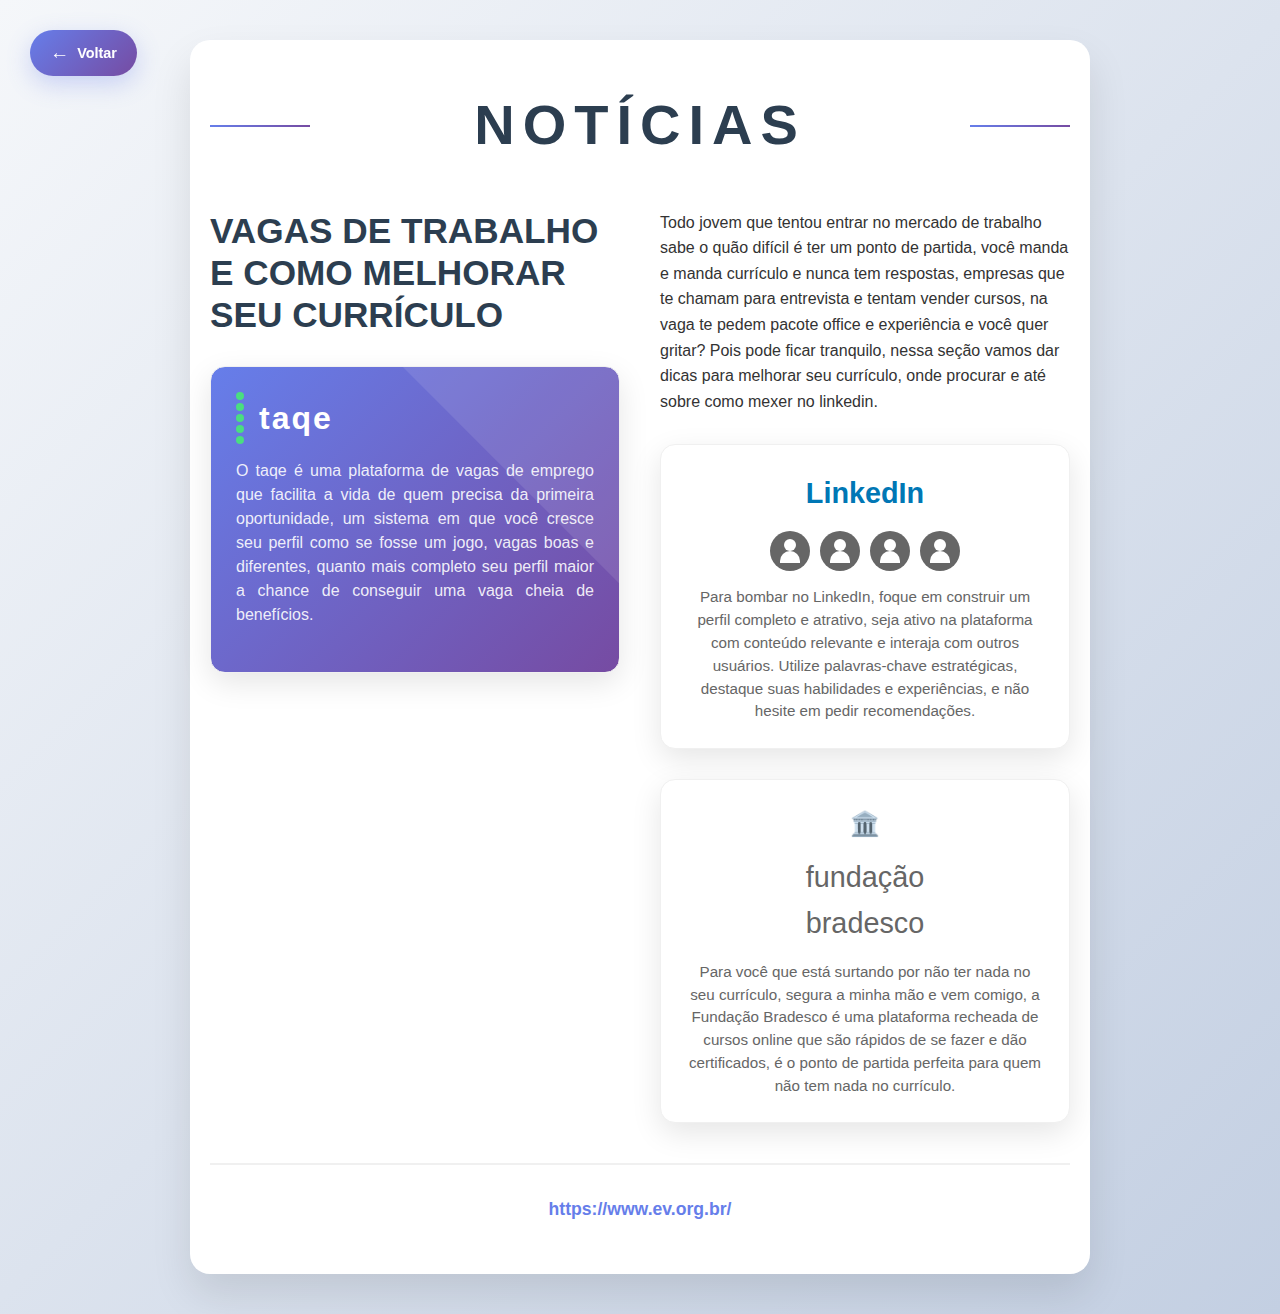
<file: Html/vagasemprego.html>
<!DOCTYPE html>
<html lang="pt-BR">
<head>
    <meta charset="UTF-8">
    <meta name="viewport" content="width=device-width, initial-scale=1.0">
    <title>Notícias - Vagas de Emprego</title>
    <style>
        * {
            margin: 0;
            padding: 0;
            box-sizing: border-box;
        }

        body {
            font-family: 'Segoe UI', Tahoma, Geneva, Verdana, sans-serif;
            line-height: 1.6;
            color: #333;
            background: linear-gradient(135deg, #f5f7fa 0%, #c3cfe2 100%);
            min-height: 100vh;
        }

        .container {
            max-width: 900px;
            margin: 0 auto;
            padding: 20px;
            background: white;
            box-shadow: 0 20px 40px rgba(0,0,0,0.1);
            border-radius: 20px;
            margin-top: 40px;
            margin-bottom: 40px;
        }

        .header {
            text-align: center;
            margin-bottom: 40px;
            position: relative;
        }

        .header::before,
        .header::after {
            content: '';
            position: absolute;
            top: 50%;
            width: 100px;
            height: 2px;
            background: linear-gradient(90deg, #667eea 0%, #764ba2 100%);
        }

        .header::before {
            left: 0;
        }

        .header::after {
            right: 0;
        }

        .header h1 {
            font-size: 3.5rem;
            font-weight: 900;
            letter-spacing: 8px;
            color: #2c3e50;
            text-transform: uppercase;
            margin: 20px 0;
        }

        .main-content {
            display: grid;
            grid-template-columns: 1fr 1fr;
            gap: 40px;
            margin-bottom: 40px;
        }

        .article-section h2 {
            font-size: 2.2rem;
            font-weight: 800;
            color: #2c3e50;
            margin-bottom: 30px;
            line-height: 1.2;
            text-transform: uppercase;
        }

        .article-section p {
            font-size: 1rem;
            color: #555;
            margin-bottom: 20px;
            text-align: justify;
        }

        .platforms {
            display: flex;
            flex-direction: column;
            gap: 30px;
        }

        .platform-card {
            background: white;
            border-radius: 15px;
            padding: 25px;
            box-shadow: 0 10px 30px rgba(0,0,0,0.1);
            transition: transform 0.3s ease, box-shadow 0.3s ease;
            border: 1px solid #f0f0f0;
        }

        .platform-card:hover {
            transform: translateY(-5px);
            box-shadow: 0 20px 40px rgba(0,0,0,0.15);
        }

        .taqe-card {
            background: linear-gradient(135deg, #667eea 0%, #764ba2 100%);
            color: white;
            position: relative;
            overflow: hidden;
        }

        .taqe-card::before {
            content: '';
            position: absolute;
            top: -50%;
            right: -50%;
            width: 100%;
            height: 100%;
            background: rgba(255,255,255,0.1);
            transform: rotate(45deg);
        }

        .taqe-logo {
            display: flex;
            align-items: center;
            gap: 15px;
            margin-bottom: 15px;
        }

        .dots {
            display: flex;
            flex-direction: column;
            gap: 3px;
        }

        .dot {
            width: 8px;
            height: 8px;
            background: #4ade80;
            border-radius: 50%;
        }

        .taqe-text {
            font-size: 2rem;
            font-weight: 700;
            letter-spacing: 2px;
        }

        .linkedin-card {
            text-align: center;
        }

        .linkedin-logo {
            font-size: 1.8rem;
            font-weight: 700;
            color: #0077b5;
            margin-bottom: 15px;
        }

        .people-icons {
            display: flex;
            justify-content: center;
            gap: 10px;
            margin-bottom: 15px;
        }

        .person-icon {
            width: 40px;
            height: 40px;
            background: #666;
            border-radius: 50%;
            position: relative;
        }

        .person-icon::before {
            content: '';
            position: absolute;
            top: 8px;
            left: 50%;
            transform: translateX(-50%);
            width: 12px;
            height: 12px;
            background: white;
            border-radius: 50%;
        }

        .person-icon::after {
            content: '';
            position: absolute;
            bottom: 8px;
            left: 50%;
            transform: translateX(-50%);
            width: 20px;
            height: 12px;
            background: white;
            border-radius: 10px 10px 0 0;
        }

        .bradesco-card {
            text-align: center;
        }

        .bradesco-logo {
            font-size: 1.5rem;
            color: #c41e3a;
            margin-bottom: 10px;
        }

        .bradesco-text {
            font-size: 1.8rem;
            font-weight: 300;
            color: #666;
            text-transform: lowercase;
        }

        .platform-description {
            font-size: 0.95rem;
            color: #666;
            line-height: 1.5;
            margin-top: 15px;
        }

        .taqe-card .platform-description {
            color: rgba(255,255,255,0.9);
        }

        .footer {
            text-align: center;
            padding: 30px 0;
            border-top: 2px solid #f0f0f0;
            margin-top: 40px;
        }

        .footer a {
            color: #667eea;
            text-decoration: none;
            font-weight: 600;
            font-size: 1.1rem;
            transition: color 0.3s ease;
        }

        .footer a:hover {
            color: #764ba2;
        }

        .back-button {
            position: fixed;
            top: 30px;
            left: 30px;
            background: linear-gradient(135deg, #667eea 0%, #764ba2 100%);
            color: white;
            border: none;
            padding: 12px 20px;
            border-radius: 50px;
            font-size: 0.9rem;
            font-weight: 600;
            cursor: pointer;
            box-shadow: 0 8px 25px rgba(102, 126, 234, 0.3);
            transition: all 0.3s ease;
            display: flex;
            align-items: center;
            gap: 8px;
            text-decoration: none;
            z-index: 1000;
        }

        .back-button:hover {
            transform: translateY(-2px);
            box-shadow: 0 12px 35px rgba(102, 126, 234, 0.4);
            background: linear-gradient(135deg, #764ba2 0%, #667eea 100%);
        }

        .back-button::before {
            content: '←';
            font-size: 1.2rem;
            font-weight: bold;
        }

        @media (max-width: 768px) {
            .back-button {
                top: 20px;
                left: 20px;
                padding: 10px 16px;
                font-size: 0.8rem;
            }
        }

        @media (max-width: 768px) {
            .container {
                margin: 20px;
                padding: 20px;
                border-radius: 15px;
            }

            .header h1 {
                font-size: 2.5rem;
                letter-spacing: 4px;
            }

            .header::before,
            .header::after {
                width: 50px;
            }

            .main-content {
                grid-template-columns: 1fr;
                gap: 30px;
            }

            .article-section h2 {
                font-size: 1.8rem;
            }

            .platforms {
                gap: 20px;
            }

            .platform-card {
                padding: 20px;
            }
        }

        @media (max-width: 480px) {
            .header h1 {
                font-size: 2rem;
                letter-spacing: 2px;
            }

            .header::before,
            .header::after {
                display: none;
            }

            .article-section h2 {
                font-size: 1.5rem;
            }

            .taqe-text {
                font-size: 1.5rem;
            }
        }
    </style>
</head>
<body>
    <button class="back-button" onclick="history.back()">
        Voltar
    </button>
    <div class="container">
        <header class="header">
            <h1>Notícias</h1>
        </header>

        <main class="main-content">
            <section class="article-section">
                <h2>Vagas de Trabalho e Como Melhorar Seu Currículo</h2>
                
                <div class="platform-card taqe-card">
                    <div class="taqe-logo">
                        <div class="dots">
                            <div class="dot"></div>
                            <div class="dot"></div>
                            <div class="dot"></div>
                            <div class="dot"></div>
                            <div class="dot"></div>
                        </div>
                        <div class="taqe-text">taqe</div>
                    </div>
                    <p class="platform-description">
                        O taqe é uma plataforma de vagas de emprego que facilita a vida de quem precisa da primeira oportunidade, um sistema em que você cresce seu perfil como se fosse um jogo, vagas boas e diferentes, quanto mais completo seu perfil maior a chance de conseguir uma vaga cheia de benefícios.
                    </p>
                </div>
            </section>

            <section class="platforms">
                <p>Todo jovem que tentou entrar no mercado de trabalho sabe o quão difícil é ter um ponto de partida, você manda e manda currículo e nunca tem respostas, empresas que te chamam para entrevista e tentam vender cursos, na vaga te pedem pacote office e experiência e você quer gritar? Pois pode ficar tranquilo, nessa seção vamos dar dicas para melhorar seu currículo, onde procurar e até sobre como mexer no linkedin.</p>

                <div class="platform-card linkedin-card">
                    <div class="linkedin-logo">LinkedIn</div>
                    <div class="people-icons">
                        <div class="person-icon"></div>
                        <div class="person-icon"></div>
                        <div class="person-icon"></div>
                        <div class="person-icon"></div>
                    </div>
                    <p class="platform-description">
                        Para bombar no LinkedIn, foque em construir um perfil completo e atrativo, seja ativo na plataforma com conteúdo relevante e interaja com outros usuários. Utilize palavras-chave estratégicas, destaque suas habilidades e experiências, e não hesite em pedir recomendações.
                    </p>
                </div>

                <div class="platform-card bradesco-card">
                    <div class="bradesco-logo">🏛️</div>
                    <div class="bradesco-text">fundação<br>bradesco</div>
                    <p class="platform-description">
                        Para você que está surtando por não ter nada no seu currículo, segura a minha mão e vem comigo, a Fundação Bradesco é uma plataforma recheada de cursos online que são rápidos de se fazer e dão certificados, é o ponto de partida perfeita para quem não tem nada no currículo.
                    </p>
                </div>
            </section>
        </main>

        <footer class="footer">
            <a href="https://www.ev.org.br/" target="_blank" rel="noopener noreferrer">
                https://www.ev.org.br/
            </a>
        </footer>
    </div>
</body>
</html>
</file>
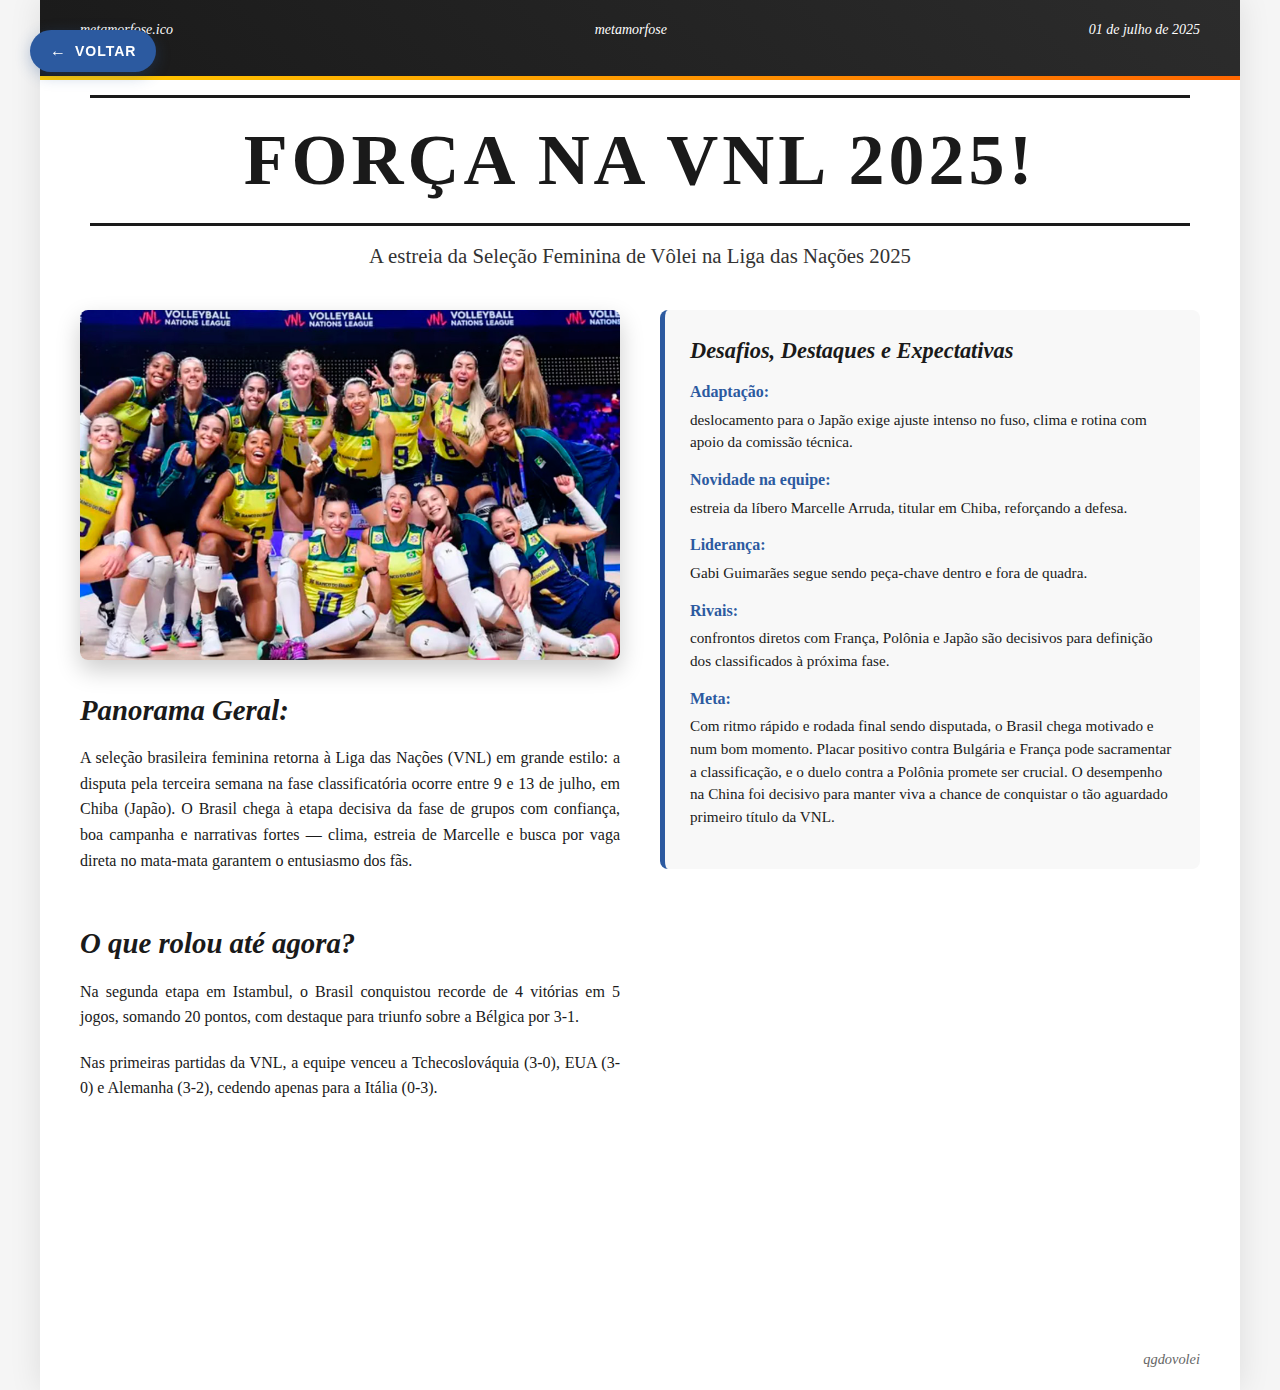
<file: Html/vnl.html>
<!DOCTYPE html>
<html lang="pt-BR">
<head>
    <meta charset="UTF-8">
    <meta name="viewport" content="width=device-width, initial-scale=1.0">
    <title>Força na VNL 2025 - Revista Esportiva</title>
    <style>
        * {
            margin: 0;
            padding: 0;
            box-sizing: border-box;
        }

        body {
            font-family: 'Georgia', serif;
            line-height: 1.4;
            color: #1a1a1a;
            background-color: #f5f5f5;
        }

        .back-button {  
            position: fixed;
            top: 30px;
            left: 30px;
            background: #2c5aa0;
            color: white;
            border: none;
            padding: 12px 20px;
            border-radius: 50px;
            cursor: pointer;
            font-size: 14px;
            font-weight: 600;
            text-transform: uppercase;
            letter-spacing: 1px;
            box-shadow: 0 4px 15px rgba(44, 90, 160, 0.3);
            transition: all 0.3s ease;
            z-index: 1000;
        }

        .back-button:hover {
            background: #1e3f70;
            transform: translateY(-2px);
            box-shadow: 0 6px 20px rgba(44, 90, 160, 0.4);
        }

        .back-button::before {
            content: '←';
            margin-right: 8px;
            font-size: 16px;
        }

        .magazine-page {
            max-width: 1200px;
            margin: 0 auto;
            background: white;
            box-shadow: 0 0 30px rgba(0,0,0,0.1);
            min-height: 100vh;
        }

        .header {
            background: linear-gradient(45deg, #1a1a1a, #2c2c2c);
            height: 80px;
            position: relative;
        }

        .header::after {
            content: '';
            position: absolute;
            bottom: 0;
            left: 0;
            right: 0;
            height: 4px;
            background: linear-gradient(90deg, #ffcc00, #ff6600);
        }

        .header-info {
            display: flex;
            justify-content: space-between;
            align-items: center;
            padding: 20px 40px;
            font-style: italic;
            color: white;
            font-size: 14px;
        }

        .main-title {
            text-align: center;
            font-size: 4.5rem;
            font-weight: bold;
            letter-spacing: 4px;
            margin: 30px 0;
            color: #1a1a1a;
            text-transform: uppercase;
            position: relative;
        }

        .main-title::before,
        .main-title::after {
            content: '';
            position: absolute;
            left: 50px;
            right: 50px;
            height: 3px;
            background: #1a1a1a;
        }

        .main-title::before {
            top: -15px;
        }

        .main-title::after {
            bottom: -15px;
        }

        .subtitle {
            text-align: center;
            font-size: 1.3rem;
            color: #333;
            margin-bottom: 40px;
            font-weight: normal;
        }

        .content-grid {
            display: grid;
            grid-template-columns: 1fr 1fr;
            gap: 40px;
            padding: 0 40px;
        }

        .left-column {
            display: flex;
            flex-direction: column;
            gap: 30px;
        }

        .main-image {
            width: 100%;
            height: 350px;
            object-fit: cover;
            border-radius: 8px;
            box-shadow: 0 10px 25px rgba(0,0,0,0.2);
        }

        .section-title {
            font-size: 1.8rem;
            font-weight: bold;
            color: #1a1a1a;
            margin-bottom: 15px;
            font-style: italic;
        }

        .text-content {
            font-size: 1rem;
            line-height: 1.6;
            text-align: justify;
            margin-bottom: 20px;
        }

        .right-column {
            display: flex;
            flex-direction: column;
            gap: 25px;
        }

        .highlights-section {
            background: #f8f8f8;
            padding: 25px;
            border-radius: 8px;
            border-left: 5px solid #2c5aa0;
        }

        .highlights-title {
            font-size: 1.4rem;
            font-weight: bold;
            color: #1a1a1a;
            margin-bottom: 15px;
            font-style: italic;
        }

        .highlight-item {
            margin-bottom: 15px;
        }

        .highlight-label {
            font-weight: bold;
            color: #2c5aa0;
        }

        .highlight-text {
            margin-top: 5px;
            font-size: 0.95rem;
            line-height: 1.5;
        }

        .schedule-widget {
            background: linear-gradient(135deg, #2c5aa0, #1e3f70);
            color: white;
            padding: 20px;
            border-radius: 12px;
            position: relative;
            overflow: hidden;
        }

        .schedule-widget::before {
            content: '';
            position: absolute;
            top: -50%;
            right: -20px;
            width: 100px;
            height: 200%;
            background: rgba(255,255,255,0.1);
            transform: rotate(15deg);
        }

        .widget-header {
            display: flex;
            align-items: center;
            margin-bottom: 15px;
        }

        .vnl-logo {
            background: #ff6600;
            color: white;
            padding: 5px 12px;
            border-radius: 4px;
            font-weight: bold;
            font-size: 0.9rem;
            margin-right: 10px;
        }

        .widget-title {
            font-size: 1.2rem;
            font-weight: bold;
        }

        .match-item {
            display: flex;
            align-items: center;
            justify-content: space-between;
            background: rgba(255,255,255,0.1);
            padding: 12px;
            margin: 8px 0;
            border-radius: 6px;
        }

        .teams {
            display: flex;
            align-items: center;
            gap: 10px;
        }

        .flag {
            width: 30px;
            height: 20px;
            background: linear-gradient(45deg, #009639, #fedd00);
            border-radius: 3px;
            position: relative;
        }

        .vs-text {
            font-weight: bold;
            margin: 0 8px;
        }

        .match-date {
            font-size: 0.85rem;
            opacity: 0.9;
        }

        .classification-section {
            margin-top: 30px;
        }

        .classification-text {
            background: #fff3cd;
            border: 1px solid #ffeaa7;
            padding: 20px;
            border-radius: 8px;
            font-size: 1rem;
            line-height: 1.6;
        }

        .footer-credit {
            text-align: right;
            padding: 20px 40px;
            font-size: 0.9rem;
            color: #666;
            font-style: italic;
        }

        @media (max-width: 768px) {
            .main-title {
                font-size: 2.5rem;
                letter-spacing: 2px;
            }

            .content-grid {
                grid-template-columns: 1fr;
                padding: 0 20px;
            }

            .header-info {
                padding: 15px 20px;
                font-size: 12px;
            }

            .back-button {
                top: 20px;
                left: 20px;
                padding: 10px 16px;
                font-size: 12px;
            }

            .main-image {
                height: 250px;
            }
        }

        .fade-in {
            animation: fadeIn 1s ease-in;
        }

        @keyframes fadeIn {
            from { opacity: 0; transform: translateY(20px); }
            to { opacity: 1; transform: translateY(0); }
        }
    </style>
</head>
<body>
    <button class="back-button" onclick="goBack()">Voltar</button>

    <div class="magazine-page fade-in">
        <header class="header">
            <div class="header-info">
                <span>metamorfose.ico</span>
                <span>metamorfose</span>
                <span>01 de julho de 2025</span>
            </div>
        </header>

        <h1 class="main-title">FORÇA NA VNL 2025!</h1>
        
        <h2 class="subtitle">A estreia da Seleção Feminina de Vôlei na Liga das Nações 2025</h2>

        <div class="content-grid">
            <div class="left-column">
                <img src="../img/Seleçao.png" alt="Seleção Brasileira Feminina de Vôlei" class="main-image">
                
                <div>
                    <h3 class="section-title">Panorama Geral:</h3>
                    <p class="text-content">
                        A seleção brasileira feminina retorna à Liga das Nações (VNL) em grande estilo: a disputa pela terceira semana na fase classificatória ocorre entre 9 e 13 de julho, em Chiba (Japão). O Brasil chega à etapa decisiva da fase de grupos com confiança, boa campanha e narrativas fortes — clima, estreia de Marcelle e busca por vaga direta no mata-mata garantem o entusiasmo dos fãs.
                    </p>
                </div>

                <div>
                    <h3 class="section-title">O que rolou até agora?</h3>
                    <p class="text-content">
                        Na segunda etapa em Istambul, o Brasil conquistou recorde de 4 vitórias em 5 jogos, somando 20 pontos, com destaque para triunfo sobre a Bélgica por 3-1.
                    </p>
                    <p class="text-content">
                        Nas primeiras partidas da VNL, a equipe venceu a Tchecoslováquia (3-0), EUA (3-0) e Alemanha (3-2), cedendo apenas para a Itália (0-3).
                    </p>
                </div>

                <div class="classification-section">
                    <h3 class="section-title">Classificação atual</h3>
                    <div class="classification-text">
                        Após a segunda semana, o Brasil ocupa a 3ª posição geral, com 7 vitórias em 8 jogos – apenas atrás da Itália (invicta) e Polônia.
                    </div>
                </div>
            </div>

            <div class="right-column">
                <div class="highlights-section">
                    <h3 class="highlights-title">Desafios, Destaques e Expectativas</h3>
                    
                    <div class="highlight-item">
                        <div class="highlight-label">Adaptação:</div>
                        <div class="highlight-text">deslocamento para o Japão exige ajuste intenso no fuso, clima e rotina com apoio da comissão técnica.</div>
                    </div>

                    <div class="highlight-item">
                        <div class="highlight-label">Novidade na equipe:</div>
                        <div class="highlight-text">estreia da líbero Marcelle Arruda, titular em Chiba, reforçando a defesa.</div>
                    </div>

                    <div class="highlight-item">
                        <div class="highlight-label">Liderança:</div>
                        <div class="highlight-text">Gabi Guimarães segue sendo peça-chave dentro e fora de quadra.</div>
                    </div>

                    <div class="highlight-item">
                        <div class="highlight-label">Rivais:</div>
                        <div class="highlight-text">confrontos diretos com França, Polônia e Japão são decisivos para definição dos classificados à próxima fase.</div>
                    </div>

                    <div class="highlight-item">
                        <div class="highlight-label">Meta:</div>
                        <div class="highlight-text">Com ritmo rápido e rodada final sendo disputada, o Brasil chega motivado e num bom momento. Placar positivo contra Bulgária e França pode sacramentar a classificação, e o duelo contra a Polônia promete ser crucial. O desempenho na China foi decisivo para manter viva a chance de conquistar o tão aguardado primeiro título da VNL.</div>
                    </div>
                </div>

                <div class="schedule-widget">
                    <div class="widget-header">
                        <div class="vnl-logo">VNL</div>
                        <div class="widget-title">JOGOS BRASIL</div>
                    </div>
                    <div style="font-size: 0.9rem; margin-bottom: 15px;">Etapa de Chiba</div>
                    <div style="font-weight: bold; margin-bottom: 10px;">Feminino</div>

                    <div class="match-item">
                        <div class="teams">
                            <div class="flag"></div>
                            <span>BRA × BUL</span>
                            <div class="flag" style="background: linear-gradient(45deg, #fff, #00966e, #d62612);"></div>
                        </div>
                        <div class="match-date">09/07</div>
                    </div>

                    <div class="match-item">
                        <div class="teams">
                            <div class="flag"></div>
                            <span>BRA × FRA</span>
                            <div class="flag" style="background: linear-gradient(45deg, #002654, #fff, #ce1126);"></div>
                        </div>
                        <div class="match-date">11/07</div>
                    </div>

                    <div class="match-item">
                        <div class="teams">
                            <div class="flag"></div>
                            <span>BRA × POL</span>
                            <div class="flag" style="background: linear-gradient(45deg, #fff, #dc143c);"></div>
                        </div>
                        <div class="match-date">12/07</div>
                    </div>

                    <div class="match-item">
                        <div class="teams">
                            <div class="flag"></div>
                            <span>BRA × JPN</span>
                            <div class="flag" style="background: radial-gradient(circle, #bc002d 30%, #fff 30%);"></div>
                        </div>
                        <div class="match-date">13/07</div>
                    </div>
                </div>
            </div>
        </div>

        <div class="footer-credit">qgdovolei</div>
    </div>

    <script>
        // Função para voltar
        function goBack() {
            if (window.history.length > 1) {
                window.history.back();
            } else {
                window.location.href = '/';
            }
        }

        // Adiciona animação suave ao scroll
        document.addEventListener('DOMContentLoaded', function() {
            const elements = document.querySelectorAll('.highlights-section, .schedule-widget, .classification-section');
            
            const observer = new IntersectionObserver((entries) => {
                entries.forEach(entry => {
                    if (entry.isIntersecting) {
                        entry.target.style.opacity = '1';
                        entry.target.style.transform = 'translateY(0)';
                    }
                });
            });

            elements.forEach(el => {
                el.style.opacity = '0';
                el.style.transform = 'translateY(30px)';
                el.style.transition = 'all 0.6s ease';
                observer.observe(el);
            });
        });
    </script>
</body>
</html>
</file>
